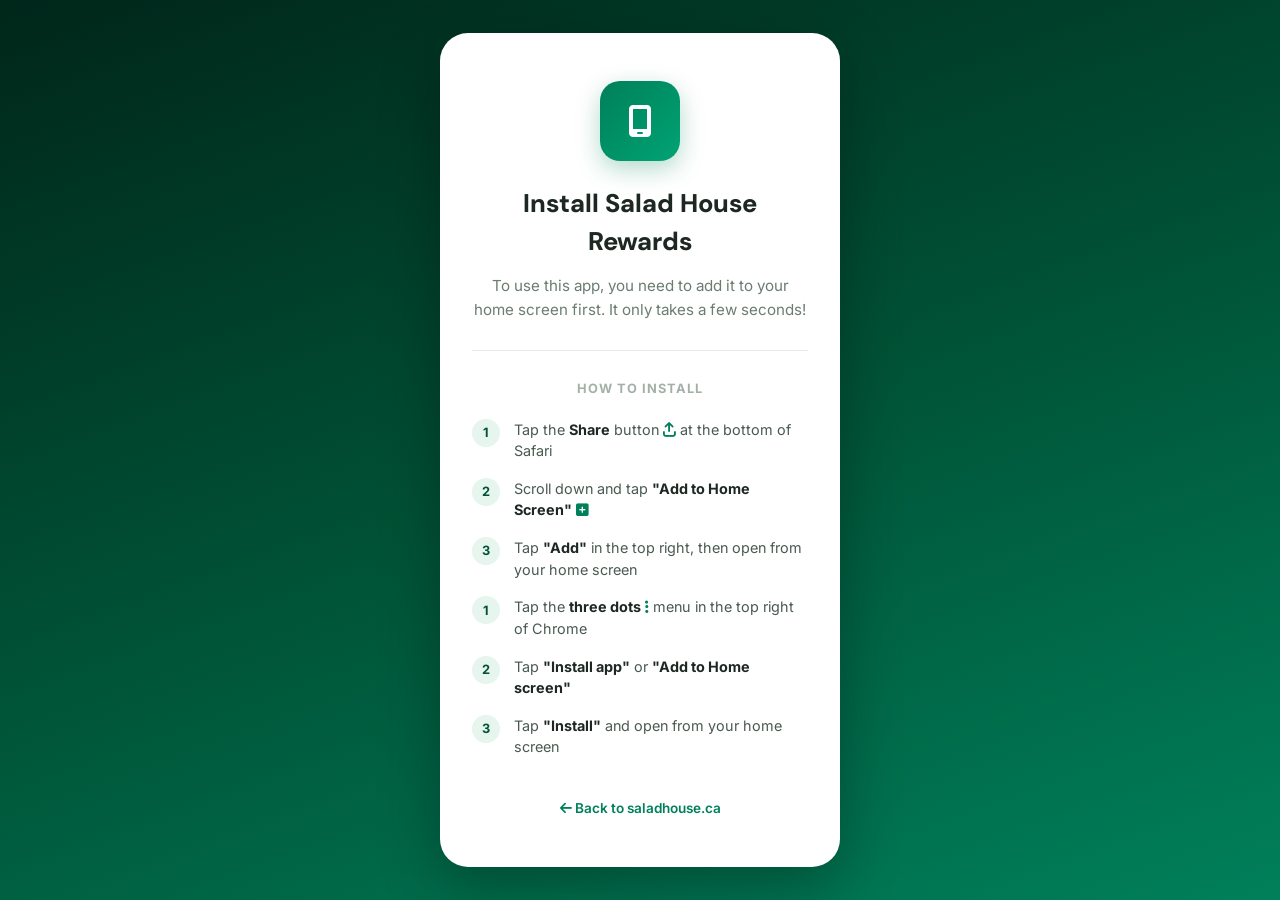
<file: rewards/index.html>
<!doctype html>
<html lang="en">
  <head>
    <meta charset="UTF-8" />
    <script>
      (function() {
        var params = new URLSearchParams(window.location.search);
        var redirect = params.get('redirect');
        if (redirect) {
          window.history.replaceState(null, '', redirect);
        }
      })();
    </script>
    <meta name="viewport" content="width=device-width, initial-scale=1.0, viewport-fit=cover, user-scalable=no" />
    <meta name="apple-mobile-web-app-capable" content="yes" />
    <meta name="apple-mobile-web-app-status-bar-style" content="black-translucent" />
    <meta name="theme-color" content="#3d7a65" />
    <title>Salad House Rewards</title>
    <meta name="description" content="Earn points and rewards at Salad House - Vancouver's favourite salad bar & buffet" />
    <meta property="og:title" content="Salad House Rewards" />
    <meta property="og:description" content="Earn points and rewards at Salad House" />
    <meta property="og:type" content="website" />
    <meta name="twitter:card" content="summary_large_image" />
    <link rel="manifest" href="/rewards/manifest-customer.json" />
    <link rel="apple-touch-icon" href="/rewards/pwa-icon-192.png" />
    <link rel="preconnect" href="https://fonts.googleapis.com">
    <link rel="preconnect" href="https://fonts.gstatic.com" crossorigin>
    <link href="https://fonts.googleapis.com/css2?family=Inter:wght@400;500;600;700;800&display=swap" rel="stylesheet">
    <link rel="stylesheet" href="https://cdnjs.cloudflare.com/ajax/libs/font-awesome/6.5.1/css/all.min.css">
    <script type="module" crossorigin src="/rewards/assets/index-KcPBb5U8.js"></script>
    <link rel="stylesheet" crossorigin href="/rewards/assets/index-CuLjP7cs.css">
    <style>
      #install-gate {position:fixed;inset:0;z-index:99999;background:linear-gradient(160deg,#00261a 0%,#005236 50%,#00805a 100%);display:flex;align-items:center;justify-content:center;font-family:'Inter',-apple-system,BlinkMacSystemFont,sans-serif;padding:24px}
      #install-gate.hidden{display:none}
      .gate-card{background:#fff;border-radius:28px;padding:48px 32px;max-width:400px;width:100%;text-align:center;box-shadow:0 20px 60px rgba(0,0,0,0.3)}
      .gate-icon{width:80px;height:80px;border-radius:20px;background:linear-gradient(135deg,#00805a,#00a374);display:flex;align-items:center;justify-content:center;margin:0 auto 24px;font-size:2rem;color:#fff;box-shadow:0 8px 24px rgba(0,128,90,0.3)}
      .gate-card h1{font-size:1.6rem;font-weight:800;color:#1e2822;margin-bottom:12px}
      .gate-card p{color:#6b7c70;font-size:0.95rem;line-height:1.6;margin-bottom:28px}
      .gate-divider{border:none;border-top:1px solid #e8ece9;margin:0 0 28px}
      .gate-steps-title{font-size:0.8rem;font-weight:700;text-transform:uppercase;letter-spacing:1px;color:#a3b0a7;margin-bottom:20px}
      .gate-step{display:flex;align-items:flex-start;gap:14px;text-align:left;margin-bottom:16px}
      .gate-step-num{width:28px;height:28px;border-radius:50%;background:#e6f5ee;color:#005236;display:flex;align-items:center;justify-content:center;font-weight:700;font-size:0.8rem;flex-shrink:0}
      .gate-step-text{font-size:0.9rem;color:#4a5a50;line-height:1.5}
      .gate-step-text i{color:#00805a}
      .gate-step-text strong{color:#1e2822}
      .gate-home-link{display:inline-block;margin-top:24px;color:#00805a;text-decoration:none;font-size:0.85rem;font-weight:600}
      .gate-home-link:hover{text-decoration:underline}
      .gate-ios,.gate-android{display:none}
    </style>
  </head>
  <body>
    <div id="install-gate">
      <div class="gate-card">
        <div class="gate-icon"><i class="fas fa-mobile-screen"></i></div>
        <h1>Install Salad House Rewards</h1>
        <p>To use this app, you need to add it to your home screen first. It only takes a few seconds!</p>
        <hr class="gate-divider">
        <div class="gate-steps-title">How to install</div>
        <div class="gate-ios" id="gate-ios">
          <div class="gate-step"><div class="gate-step-num">1</div><div class="gate-step-text">Tap the <strong>Share</strong> button <i class="fas fa-arrow-up-from-bracket"></i> at the bottom of Safari</div></div>
          <div class="gate-step"><div class="gate-step-num">2</div><div class="gate-step-text">Scroll down and tap <strong>"Add to Home Screen"</strong> <i class="fas fa-plus-square"></i></div></div>
          <div class="gate-step"><div class="gate-step-num">3</div><div class="gate-step-text">Tap <strong>"Add"</strong> in the top right, then open from your home screen</div></div>
        </div>
        <div class="gate-android" id="gate-android">
          <div class="gate-step"><div class="gate-step-num">1</div><div class="gate-step-text">Tap the <strong>three dots</strong> <i class="fas fa-ellipsis-vertical"></i> menu in the top right of Chrome</div></div>
          <div class="gate-step"><div class="gate-step-num">2</div><div class="gate-step-text">Tap <strong>"Install app"</strong> or <strong>"Add to Home screen"</strong></div></div>
          <div class="gate-step"><div class="gate-step-num">3</div><div class="gate-step-text">Tap <strong>"Install"</strong> and open from your home screen</div></div>
        </div>
        <a href="/" class="gate-home-link"><i class="fas fa-arrow-left"></i> Back to saladhouse.ca</a>
      </div>
    </div>
    <div id="root"></div>
    <script>
      if ('serviceWorker' in navigator) {
        navigator.serviceWorker.register('/rewards/sw.js', { scope: '/rewards/' });
      }
      (function() {
        var isStandalone = window.matchMedia('(display-mode: standalone)').matches || window.navigator.standalone === true;
        var gate = document.getElementById('install-gate');
        if (isStandalone) { gate.classList.add('hidden'); }
        else {
          gate.classList.remove('hidden');
          var ua = navigator.userAgent || '';
          var isIOS = /iPad|iPhone|iPod/.test(ua) || (navigator.platform === 'MacIntel' && navigator.maxTouchPoints > 1);
          var isAndroid = /Android/.test(ua);
          if (isIOS) { document.getElementById('gate-ios').style.display = 'block'; }
          else if (isAndroid) { document.getElementById('gate-android').style.display = 'block'; }
          else { document.getElementById('gate-ios').style.display = 'block'; document.getElementById('gate-android').style.display = 'block'; }
        }
      })();
    </script>
  </body>
</html>
</file>
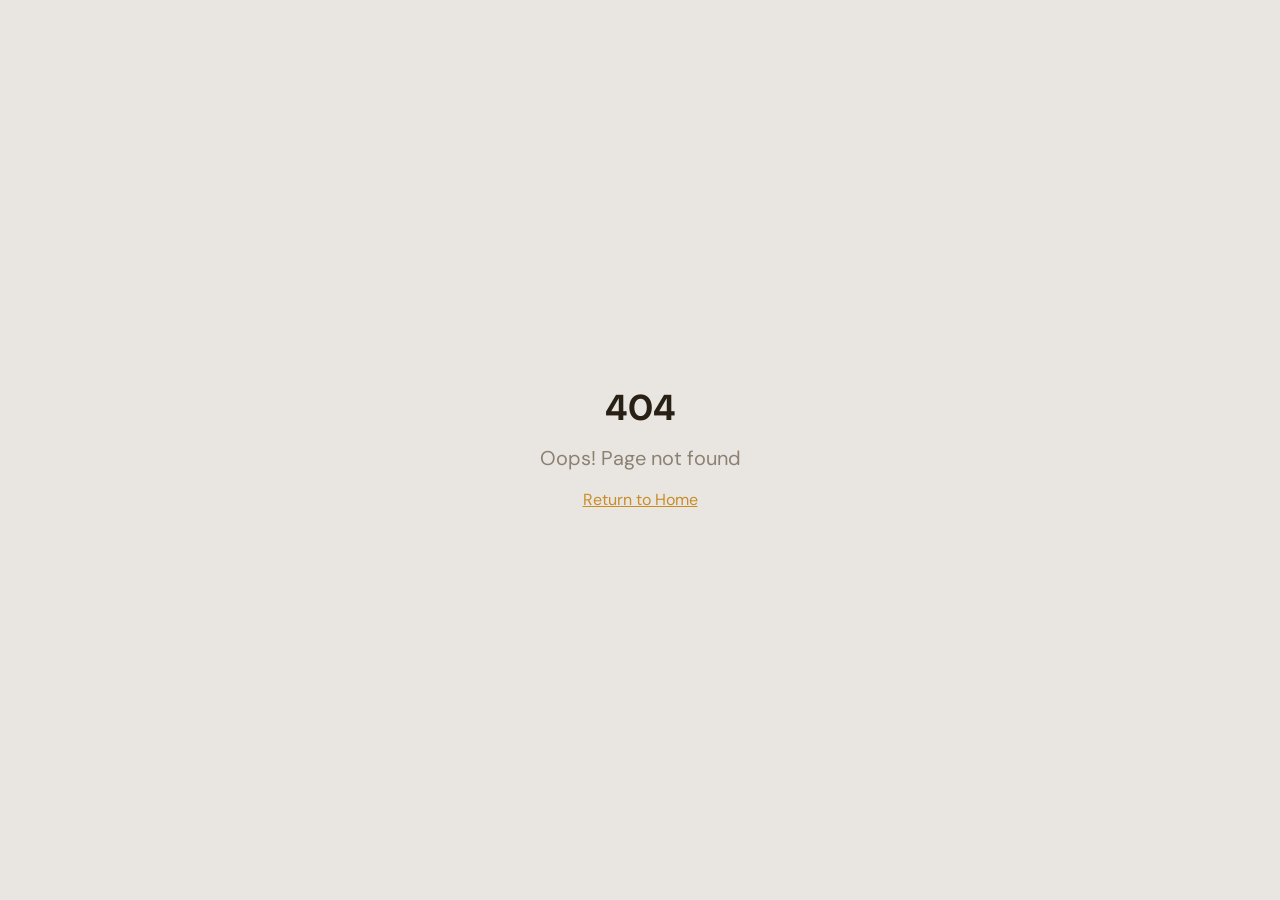
<file: staff/index.html>
<!doctype html>
<html lang="en">
  <head>
    <meta charset="UTF-8" />
    <meta name="viewport" content="width=device-width, initial-scale=1.0, viewport-fit=cover, user-scalable=no" />
    <meta name="apple-mobile-web-app-capable" content="yes" />
    <meta name="apple-mobile-web-app-status-bar-style" content="black-translucent" />
    <meta name="theme-color" content="#3d7a65" />
    <title>Salad House Rewards</title>
    <meta name="description" content="Earn points and rewards at Salad House - Vancouver's favourite salad bar & buffet" />
    <meta property="og:title" content="Salad House Rewards" />
    <meta property="og:description" content="Earn points and rewards at Salad House" />
    <meta property="og:type" content="website" />
    <meta name="twitter:card" content="summary_large_image" />
    <link rel="manifest" id="manifest-link" href="/staff/manifest-customer.json" />
    <link rel="apple-touch-icon" href="/staff/pwa-icon-192.png" />
    <script>
      // Dynamically set manifest based on path
      (function() {
        var path = window.location.pathname;
        var link = document.getElementById('manifest-link');
        if (path.startsWith('/staff')) {
          link.href = '/manifest-staff.json';
          document.querySelector('meta[name="theme-color"]').content = '#c8922a';
        }
      })();
    </script>
    <script type="module" crossorigin src="/staff/assets/index-Brx2XJLe.js"></script>
    <link rel="stylesheet" crossorigin href="/staff/assets/index-CuLjP7cs.css">
  </head>

  <body>
    <div id="root"></div>
  </body>
</html>
</file>
<file: rewards/assets/index-CuLjP7cs.css>
@import"https://fonts.googleapis.com/css2?family=DM+Sans:ital,opsz,wght@0,9..40,400;0,9..40,500;0,9..40,600;0,9..40,700&family=Playfair+Display:ital,wght@0,700;1,700&display=swap";*,:before,:after{--tw-border-spacing-x: 0;--tw-border-spacing-y: 0;--tw-translate-x: 0;--tw-translate-y: 0;--tw-rotate: 0;--tw-skew-x: 0;--tw-skew-y: 0;--tw-scale-x: 1;--tw-scale-y: 1;--tw-pan-x: ;--tw-pan-y: ;--tw-pinch-zoom: ;--tw-scroll-snap-strictness: proximity;--tw-gradient-from-position: ;--tw-gradient-via-position: ;--tw-gradient-to-position: ;--tw-ordinal: ;--tw-slashed-zero: ;--tw-numeric-figure: ;--tw-numeric-spacing: ;--tw-numeric-fraction: ;--tw-ring-inset: ;--tw-ring-offset-width: 0px;--tw-ring-offset-color: #fff;--tw-ring-color: rgb(59 130 246 / .5);--tw-ring-offset-shadow: 0 0 #0000;--tw-ring-shadow: 0 0 #0000;--tw-shadow: 0 0 #0000;--tw-shadow-colored: 0 0 #0000;--tw-blur: ;--tw-brightness: ;--tw-contrast: ;--tw-grayscale: ;--tw-hue-rotate: ;--tw-invert: ;--tw-saturate: ;--tw-sepia: ;--tw-drop-shadow: ;--tw-backdrop-blur: ;--tw-backdrop-brightness: ;--tw-backdrop-contrast: ;--tw-backdrop-grayscale: ;--tw-backdrop-hue-rotate: ;--tw-backdrop-invert: ;--tw-backdrop-opacity: ;--tw-backdrop-saturate: ;--tw-backdrop-sepia: ;--tw-contain-size: ;--tw-contain-layout: ;--tw-contain-paint: ;--tw-contain-style: }::backdrop{--tw-border-spacing-x: 0;--tw-border-spacing-y: 0;--tw-translate-x: 0;--tw-translate-y: 0;--tw-rotate: 0;--tw-skew-x: 0;--tw-skew-y: 0;--tw-scale-x: 1;--tw-scale-y: 1;--tw-pan-x: ;--tw-pan-y: ;--tw-pinch-zoom: ;--tw-scroll-snap-strictness: proximity;--tw-gradient-from-position: ;--tw-gradient-via-position: ;--tw-gradient-to-position: ;--tw-ordinal: ;--tw-slashed-zero: ;--tw-numeric-figure: ;--tw-numeric-spacing: ;--tw-numeric-fraction: ;--tw-ring-inset: ;--tw-ring-offset-width: 0px;--tw-ring-offset-color: #fff;--tw-ring-color: rgb(59 130 246 / .5);--tw-ring-offset-shadow: 0 0 #0000;--tw-ring-shadow: 0 0 #0000;--tw-shadow: 0 0 #0000;--tw-shadow-colored: 0 0 #0000;--tw-blur: ;--tw-brightness: ;--tw-contrast: ;--tw-grayscale: ;--tw-hue-rotate: ;--tw-invert: ;--tw-saturate: ;--tw-sepia: ;--tw-drop-shadow: ;--tw-backdrop-blur: ;--tw-backdrop-brightness: ;--tw-backdrop-contrast: ;--tw-backdrop-grayscale: ;--tw-backdrop-hue-rotate: ;--tw-backdrop-invert: ;--tw-backdrop-opacity: ;--tw-backdrop-saturate: ;--tw-backdrop-sepia: ;--tw-contain-size: ;--tw-contain-layout: ;--tw-contain-paint: ;--tw-contain-style: }*,:before,:after{box-sizing:border-box;border-width:0;border-style:solid;border-color:#e5e7eb}:before,:after{--tw-content: ""}html,:host{line-height:1.5;-webkit-text-size-adjust:100%;-moz-tab-size:4;-o-tab-size:4;tab-size:4;font-family:ui-sans-serif,system-ui,sans-serif,"Apple Color Emoji","Segoe UI Emoji",Segoe UI Symbol,"Noto Color Emoji";font-feature-settings:normal;font-variation-settings:normal;-webkit-tap-highlight-color:transparent}body{margin:0;line-height:inherit}hr{height:0;color:inherit;border-top-width:1px}abbr:where([title]){-webkit-text-decoration:underline dotted;text-decoration:underline dotted}h1,h2,h3,h4,h5,h6{font-size:inherit;font-weight:inherit}a{color:inherit;text-decoration:inherit}b,strong{font-weight:bolder}code,kbd,samp,pre{font-family:ui-monospace,SFMono-Regular,Menlo,Monaco,Consolas,Liberation Mono,Courier New,monospace;font-feature-settings:normal;font-variation-settings:normal;font-size:1em}small{font-size:80%}sub,sup{font-size:75%;line-height:0;position:relative;vertical-align:baseline}sub{bottom:-.25em}sup{top:-.5em}table{text-indent:0;border-color:inherit;border-collapse:collapse}button,input,optgroup,select,textarea{font-family:inherit;font-feature-settings:inherit;font-variation-settings:inherit;font-size:100%;font-weight:inherit;line-height:inherit;letter-spacing:inherit;color:inherit;margin:0;padding:0}button,select{text-transform:none}button,input:where([type=button]),input:where([type=reset]),input:where([type=submit]){-webkit-appearance:button;background-color:transparent;background-image:none}:-moz-focusring{outline:auto}:-moz-ui-invalid{box-shadow:none}progress{vertical-align:baseline}::-webkit-inner-spin-button,::-webkit-outer-spin-button{height:auto}[type=search]{-webkit-appearance:textfield;outline-offset:-2px}::-webkit-search-decoration{-webkit-appearance:none}::-webkit-file-upload-button{-webkit-appearance:button;font:inherit}summary{display:list-item}blockquote,dl,dd,h1,h2,h3,h4,h5,h6,hr,figure,p,pre{margin:0}fieldset{margin:0;padding:0}legend{padding:0}ol,ul,menu{list-style:none;margin:0;padding:0}dialog{padding:0}textarea{resize:vertical}input::-moz-placeholder,textarea::-moz-placeholder{opacity:1;color:#9ca3af}input::placeholder,textarea::placeholder{opacity:1;color:#9ca3af}button,[role=button]{cursor:pointer}:disabled{cursor:default}img,svg,video,canvas,audio,iframe,embed,object{display:block;vertical-align:middle}img,video{max-width:100%;height:auto}[hidden]:where(:not([hidden=until-found])){display:none}:root{--background: 150 15% 97%;--foreground: 160 30% 12%;--card: 0 0% 100%;--card-foreground: 160 30% 12%;--popover: 0 0% 100%;--popover-foreground: 160 30% 12%;--primary: 160 35% 35%;--primary-foreground: 0 0% 100%;--secondary: 150 20% 92%;--secondary-foreground: 160 30% 20%;--muted: 150 12% 90%;--muted-foreground: 160 10% 50%;--accent: 42 85% 55%;--accent-foreground: 42 90% 15%;--destructive: 0 84.2% 60.2%;--destructive-foreground: 210 40% 98%;--border: 150 15% 88%;--input: 150 15% 88%;--ring: 160 35% 35%;--radius: 1rem;--sidebar-background: 0 0% 98%;--sidebar-foreground: 240 5.3% 26.1%;--sidebar-primary: 240 5.9% 10%;--sidebar-primary-foreground: 0 0% 98%;--sidebar-accent: 240 4.8% 95.9%;--sidebar-accent-foreground: 240 5.9% 10%;--sidebar-border: 220 13% 91%;--sidebar-ring: 217.2 91.2% 59.8%;--salad-deep: 160 40% 28%;--salad-light: 155 30% 95%;--reward-gold: 42 85% 55%;--reward-gold-foreground: 42 90% 15%;--reward-bronze: 30 50% 50%;--reward-silver: 210 10% 65%;--reward-platinum: 160 35% 25%;--sat: env(safe-area-inset-top, 0px);--sab: env(safe-area-inset-bottom, 0px)}.dark{--background: 160 30% 6%;--foreground: 150 15% 95%;--card: 160 25% 10%;--card-foreground: 150 15% 95%;--popover: 160 25% 10%;--popover-foreground: 150 15% 95%;--primary: 155 40% 50%;--primary-foreground: 160 30% 6%;--secondary: 160 20% 15%;--secondary-foreground: 150 15% 90%;--muted: 160 15% 18%;--muted-foreground: 150 10% 55%;--accent: 42 85% 55%;--accent-foreground: 42 90% 15%;--destructive: 0 62.8% 30.6%;--destructive-foreground: 210 40% 98%;--border: 160 15% 18%;--input: 160 15% 18%;--ring: 155 40% 50%;--sidebar-background: 240 5.9% 10%;--sidebar-foreground: 240 4.8% 95.9%;--sidebar-primary: 224.3 76.3% 48%;--sidebar-primary-foreground: 0 0% 100%;--sidebar-accent: 240 3.7% 15.9%;--sidebar-accent-foreground: 240 4.8% 95.9%;--sidebar-border: 240 3.7% 15.9%;--sidebar-ring: 217.2 91.2% 59.8%}[data-app-type=staff]{--background: 35 15% 97%;--foreground: 30 30% 12%;--card: 0 0% 100%;--card-foreground: 30 30% 12%;--popover: 0 0% 100%;--popover-foreground: 30 30% 12%;--primary: 38 67% 47%;--primary-foreground: 0 0% 100%;--secondary: 35 20% 92%;--secondary-foreground: 30 30% 20%;--muted: 35 12% 90%;--muted-foreground: 30 10% 50%;--accent: 160 35% 35%;--accent-foreground: 0 0% 100%;--border: 35 15% 88%;--input: 35 15% 88%;--ring: 38 67% 47%;--salad-deep: 32 50% 25%;--salad-light: 35 30% 95%;--reward-gold: 38 67% 47%;--reward-gold-foreground: 38 90% 15%}*{border-color:hsl(var(--border))}body{background-color:hsl(var(--background));font-family:ui-sans-serif,system-ui,sans-serif,"Apple Color Emoji","Segoe UI Emoji",Segoe UI Symbol,"Noto Color Emoji";color:hsl(var(--foreground));font-family:DM Sans,sans-serif;-webkit-font-smoothing:antialiased;-moz-osx-font-smoothing:grayscale}h1,h2,h3{font-family:DM Sans,sans-serif;font-weight:700}.sr-only{position:absolute;width:1px;height:1px;padding:0;margin:-1px;overflow:hidden;clip:rect(0,0,0,0);white-space:nowrap;border-width:0}.pointer-events-none{pointer-events:none}.pointer-events-auto{pointer-events:auto}.visible{visibility:visible}.invisible{visibility:hidden}.fixed{position:fixed}.absolute{position:absolute}.relative{position:relative}.inset-0{top:0;right:0;bottom:0;left:0}.inset-x-0{left:0;right:0}.inset-y-0{top:0;bottom:0}.-bottom-12{bottom:-3rem}.-left-12{left:-3rem}.-right-12{right:-3rem}.-top-1{top:-.25rem}.-top-12{top:-3rem}.bottom-0{bottom:0}.left-0{left:0}.left-1{left:.25rem}.left-1\/2{left:50%}.left-2{left:.5rem}.left-4{left:1rem}.left-\[50\%\]{left:50%}.right-0{right:0}.right-1{right:.25rem}.right-2{right:.5rem}.right-3{right:.75rem}.right-4{right:1rem}.top-0{top:0}.top-1\.5{top:.375rem}.top-1\/2{top:50%}.top-2{top:.5rem}.top-3\.5{top:.875rem}.top-4{top:1rem}.top-\[1px\]{top:1px}.top-\[50\%\]{top:50%}.top-\[60\%\]{top:60%}.top-full{top:100%}.z-10{z-index:10}.z-20{z-index:20}.z-50{z-index:50}.z-\[100\]{z-index:100}.z-\[1\]{z-index:1}.-mx-1{margin-left:-.25rem;margin-right:-.25rem}.mx-2{margin-left:.5rem;margin-right:.5rem}.mx-3\.5{margin-left:.875rem;margin-right:.875rem}.mx-auto{margin-left:auto;margin-right:auto}.my-0\.5{margin-top:.125rem;margin-bottom:.125rem}.my-1{margin-top:.25rem;margin-bottom:.25rem}.my-3{margin-top:.75rem;margin-bottom:.75rem}.-ml-4{margin-left:-1rem}.-mt-10{margin-top:-2.5rem}.-mt-4{margin-top:-1rem}.-mt-6{margin-top:-1.5rem}.mb-1{margin-bottom:.25rem}.mb-10{margin-bottom:2.5rem}.mb-2{margin-bottom:.5rem}.mb-2\.5{margin-bottom:.625rem}.mb-3{margin-bottom:.75rem}.mb-4{margin-bottom:1rem}.mb-6{margin-bottom:1.5rem}.mb-8{margin-bottom:2rem}.ml-1{margin-left:.25rem}.ml-auto{margin-left:auto}.mr-1{margin-right:.25rem}.mr-2{margin-right:.5rem}.mt-1{margin-top:.25rem}.mt-1\.5{margin-top:.375rem}.mt-2{margin-top:.5rem}.mt-24{margin-top:6rem}.mt-3{margin-top:.75rem}.mt-4{margin-top:1rem}.mt-5{margin-top:1.25rem}.mt-6{margin-top:1.5rem}.mt-auto{margin-top:auto}.block{display:block}.inline-block{display:inline-block}.inline{display:inline}.flex{display:flex}.inline-flex{display:inline-flex}.table{display:table}.grid{display:grid}.hidden{display:none}.aspect-square{aspect-ratio:1 / 1}.aspect-video{aspect-ratio:16 / 9}.size-4{width:1rem;height:1rem}.h-1{height:.25rem}.h-1\.5{height:.375rem}.h-10{height:2.5rem}.h-11{height:2.75rem}.h-12{height:3rem}.h-14{height:3.5rem}.h-16{height:4rem}.h-2{height:.5rem}.h-2\.5{height:.625rem}.h-20{height:5rem}.h-3{height:.75rem}.h-3\.5{height:.875rem}.h-4{height:1rem}.h-48{height:12rem}.h-5{height:1.25rem}.h-6{height:1.5rem}.h-7{height:1.75rem}.h-8{height:2rem}.h-9{height:2.25rem}.h-\[1px\]{height:1px}.h-\[var\(--radix-navigation-menu-viewport-height\)\]{height:var(--radix-navigation-menu-viewport-height)}.h-\[var\(--radix-select-trigger-height\)\]{height:var(--radix-select-trigger-height)}.h-auto{height:auto}.h-full{height:100%}.h-px{height:1px}.h-svh{height:100svh}.max-h-96{max-height:24rem}.max-h-\[300px\]{max-height:300px}.max-h-screen{max-height:100vh}.min-h-0{min-height:0px}.min-h-\[80px\]{min-height:80px}.min-h-screen{min-height:100vh}.min-h-svh{min-height:100svh}.w-0{width:0px}.w-1{width:.25rem}.w-10{width:2.5rem}.w-11{width:2.75rem}.w-12{width:3rem}.w-14{width:3.5rem}.w-16{width:4rem}.w-2{width:.5rem}.w-2\.5{width:.625rem}.w-20{width:5rem}.w-3{width:.75rem}.w-3\.5{width:.875rem}.w-3\/4{width:75%}.w-4{width:1rem}.w-48{width:12rem}.w-5{width:1.25rem}.w-6{width:1.5rem}.w-64{width:16rem}.w-7{width:1.75rem}.w-72{width:18rem}.w-8{width:2rem}.w-9{width:2.25rem}.w-\[--sidebar-width\]{width:var(--sidebar-width)}.w-\[100px\]{width:100px}.w-\[1px\]{width:1px}.w-auto{width:auto}.w-full{width:100%}.w-max{width:-moz-max-content;width:max-content}.w-px{width:1px}.min-w-0{min-width:0px}.min-w-5{min-width:1.25rem}.min-w-\[12rem\]{min-width:12rem}.min-w-\[8rem\]{min-width:8rem}.min-w-\[var\(--radix-select-trigger-width\)\]{min-width:var(--radix-select-trigger-width)}.max-w-\[--skeleton-width\]{max-width:var(--skeleton-width)}.max-w-lg{max-width:32rem}.max-w-max{max-width:-moz-max-content;max-width:max-content}.max-w-md{max-width:28rem}.max-w-sm{max-width:24rem}.flex-1{flex:1 1 0%}.shrink-0{flex-shrink:0}.grow{flex-grow:1}.grow-0{flex-grow:0}.basis-full{flex-basis:100%}.caption-bottom{caption-side:bottom}.border-collapse{border-collapse:collapse}.-translate-x-1\/2{--tw-translate-x: -50%;transform:translate(var(--tw-translate-x),var(--tw-translate-y)) rotate(var(--tw-rotate)) skew(var(--tw-skew-x)) skewY(var(--tw-skew-y)) scaleX(var(--tw-scale-x)) scaleY(var(--tw-scale-y))}.-translate-x-px{--tw-translate-x: -1px;transform:translate(var(--tw-translate-x),var(--tw-translate-y)) rotate(var(--tw-rotate)) skew(var(--tw-skew-x)) skewY(var(--tw-skew-y)) scaleX(var(--tw-scale-x)) scaleY(var(--tw-scale-y))}.-translate-y-1\/2{--tw-translate-y: -50%;transform:translate(var(--tw-translate-x),var(--tw-translate-y)) rotate(var(--tw-rotate)) skew(var(--tw-skew-x)) skewY(var(--tw-skew-y)) scaleX(var(--tw-scale-x)) scaleY(var(--tw-scale-y))}.translate-x-\[-50\%\]{--tw-translate-x: -50%;transform:translate(var(--tw-translate-x),var(--tw-translate-y)) rotate(var(--tw-rotate)) skew(var(--tw-skew-x)) skewY(var(--tw-skew-y)) scaleX(var(--tw-scale-x)) scaleY(var(--tw-scale-y))}.translate-x-px{--tw-translate-x: 1px;transform:translate(var(--tw-translate-x),var(--tw-translate-y)) rotate(var(--tw-rotate)) skew(var(--tw-skew-x)) skewY(var(--tw-skew-y)) scaleX(var(--tw-scale-x)) scaleY(var(--tw-scale-y))}.translate-y-\[-50\%\]{--tw-translate-y: -50%;transform:translate(var(--tw-translate-x),var(--tw-translate-y)) rotate(var(--tw-rotate)) skew(var(--tw-skew-x)) skewY(var(--tw-skew-y)) scaleX(var(--tw-scale-x)) scaleY(var(--tw-scale-y))}.-rotate-90{--tw-rotate: -90deg;transform:translate(var(--tw-translate-x),var(--tw-translate-y)) rotate(var(--tw-rotate)) skew(var(--tw-skew-x)) skewY(var(--tw-skew-y)) scaleX(var(--tw-scale-x)) scaleY(var(--tw-scale-y))}.rotate-45{--tw-rotate: 45deg;transform:translate(var(--tw-translate-x),var(--tw-translate-y)) rotate(var(--tw-rotate)) skew(var(--tw-skew-x)) skewY(var(--tw-skew-y)) scaleX(var(--tw-scale-x)) scaleY(var(--tw-scale-y))}.rotate-90{--tw-rotate: 90deg;transform:translate(var(--tw-translate-x),var(--tw-translate-y)) rotate(var(--tw-rotate)) skew(var(--tw-skew-x)) skewY(var(--tw-skew-y)) scaleX(var(--tw-scale-x)) scaleY(var(--tw-scale-y))}.transform{transform:translate(var(--tw-translate-x),var(--tw-translate-y)) rotate(var(--tw-rotate)) skew(var(--tw-skew-x)) skewY(var(--tw-skew-y)) scaleX(var(--tw-scale-x)) scaleY(var(--tw-scale-y))}@keyframes pulse{50%{opacity:.5}}.animate-pulse{animation:pulse 2s cubic-bezier(.4,0,.6,1) infinite}@keyframes spin{to{transform:rotate(360deg)}}.animate-spin{animation:spin 1s linear infinite}.cursor-default{cursor:default}.cursor-pointer{cursor:pointer}.touch-none{touch-action:none}.select-none{-webkit-user-select:none;-moz-user-select:none;user-select:none}.resize-none{resize:none}.list-none{list-style-type:none}.grid-cols-2{grid-template-columns:repeat(2,minmax(0,1fr))}.grid-cols-3{grid-template-columns:repeat(3,minmax(0,1fr))}.flex-row{flex-direction:row}.flex-col{flex-direction:column}.flex-col-reverse{flex-direction:column-reverse}.flex-wrap{flex-wrap:wrap}.items-start{align-items:flex-start}.items-end{align-items:flex-end}.items-center{align-items:center}.items-stretch{align-items:stretch}.justify-center{justify-content:center}.justify-between{justify-content:space-between}.justify-around{justify-content:space-around}.gap-0\.5{gap:.125rem}.gap-1{gap:.25rem}.gap-1\.5{gap:.375rem}.gap-2{gap:.5rem}.gap-2\.5{gap:.625rem}.gap-3{gap:.75rem}.gap-4{gap:1rem}.space-x-1>:not([hidden])~:not([hidden]){--tw-space-x-reverse: 0;margin-right:calc(.25rem * var(--tw-space-x-reverse));margin-left:calc(.25rem * calc(1 - var(--tw-space-x-reverse)))}.space-x-4>:not([hidden])~:not([hidden]){--tw-space-x-reverse: 0;margin-right:calc(1rem * var(--tw-space-x-reverse));margin-left:calc(1rem * calc(1 - var(--tw-space-x-reverse)))}.space-y-1>:not([hidden])~:not([hidden]){--tw-space-y-reverse: 0;margin-top:calc(.25rem * calc(1 - var(--tw-space-y-reverse)));margin-bottom:calc(.25rem * var(--tw-space-y-reverse))}.space-y-1\.5>:not([hidden])~:not([hidden]){--tw-space-y-reverse: 0;margin-top:calc(.375rem * calc(1 - var(--tw-space-y-reverse)));margin-bottom:calc(.375rem * var(--tw-space-y-reverse))}.space-y-2>:not([hidden])~:not([hidden]){--tw-space-y-reverse: 0;margin-top:calc(.5rem * calc(1 - var(--tw-space-y-reverse)));margin-bottom:calc(.5rem * var(--tw-space-y-reverse))}.space-y-2\.5>:not([hidden])~:not([hidden]){--tw-space-y-reverse: 0;margin-top:calc(.625rem * calc(1 - var(--tw-space-y-reverse)));margin-bottom:calc(.625rem * var(--tw-space-y-reverse))}.space-y-3>:not([hidden])~:not([hidden]){--tw-space-y-reverse: 0;margin-top:calc(.75rem * calc(1 - var(--tw-space-y-reverse)));margin-bottom:calc(.75rem * var(--tw-space-y-reverse))}.space-y-4>:not([hidden])~:not([hidden]){--tw-space-y-reverse: 0;margin-top:calc(1rem * calc(1 - var(--tw-space-y-reverse)));margin-bottom:calc(1rem * var(--tw-space-y-reverse))}.overflow-auto{overflow:auto}.overflow-hidden{overflow:hidden}.overflow-x-auto{overflow-x:auto}.overflow-y-auto{overflow-y:auto}.overflow-x-hidden{overflow-x:hidden}.whitespace-nowrap{white-space:nowrap}.break-words{overflow-wrap:break-word}.rounded-2xl{border-radius:1rem}.rounded-3xl{border-radius:1.5rem}.rounded-\[2px\]{border-radius:2px}.rounded-\[inherit\]{border-radius:inherit}.rounded-full{border-radius:9999px}.rounded-lg{border-radius:var(--radius)}.rounded-md{border-radius:calc(var(--radius) - 2px)}.rounded-sm{border-radius:calc(var(--radius) - 4px)}.rounded-xl{border-radius:.75rem}.rounded-t-\[10px\]{border-top-left-radius:10px;border-top-right-radius:10px}.rounded-tl-sm{border-top-left-radius:calc(var(--radius) - 4px)}.border{border-width:1px}.border-2{border-width:2px}.border-4{border-width:4px}.border-\[1\.5px\]{border-width:1.5px}.border-y{border-top-width:1px;border-bottom-width:1px}.border-b{border-bottom-width:1px}.border-l{border-left-width:1px}.border-r{border-right-width:1px}.border-t{border-top-width:1px}.border-dashed{border-style:dashed}.border-\[--color-border\]{border-color:var(--color-border)}.border-border\/50{border-color:hsl(var(--border) / .5)}.border-destructive{border-color:hsl(var(--destructive))}.border-destructive\/50{border-color:hsl(var(--destructive) / .5)}.border-input{border-color:hsl(var(--input))}.border-primary{border-color:hsl(var(--primary))}.border-primary\/30{border-color:hsl(var(--primary) / .3)}.border-reward-bronze\/30{border-color:hsl(var(--reward-bronze) / .3)}.border-reward-gold\/20{border-color:hsl(var(--reward-gold) / .2)}.border-reward-platinum\/20{border-color:hsl(var(--reward-platinum) / .2)}.border-reward-silver\/30{border-color:hsl(var(--reward-silver) / .3)}.border-sidebar-border{border-color:hsl(var(--sidebar-border))}.border-transparent{border-color:transparent}.border-l-transparent{border-left-color:transparent}.border-t-transparent{border-top-color:transparent}.bg-\[--color-bg\]{background-color:var(--color-bg)}.bg-accent{background-color:hsl(var(--accent))}.bg-background{background-color:hsl(var(--background))}.bg-black\/80{background-color:#000c}.bg-border{background-color:hsl(var(--border))}.bg-card{background-color:hsl(var(--card))}.bg-destructive{background-color:hsl(var(--destructive))}.bg-destructive\/10{background-color:hsl(var(--destructive) / .1)}.bg-emerald-500\/10{background-color:#10b9811a}.bg-foreground{background-color:hsl(var(--foreground))}.bg-muted{background-color:hsl(var(--muted))}.bg-muted\/50{background-color:hsl(var(--muted) / .5)}.bg-popover{background-color:hsl(var(--popover))}.bg-primary{background-color:hsl(var(--primary))}.bg-primary\/10{background-color:hsl(var(--primary) / .1)}.bg-reward-bronze\/5{background-color:hsl(var(--reward-bronze) / .05)}.bg-reward-gold\/5{background-color:hsl(var(--reward-gold) / .05)}.bg-reward-platinum\/5{background-color:hsl(var(--reward-platinum) / .05)}.bg-reward-silver\/5{background-color:hsl(var(--reward-silver) / .05)}.bg-secondary{background-color:hsl(var(--secondary))}.bg-secondary\/40{background-color:hsl(var(--secondary) / .4)}.bg-secondary\/60{background-color:hsl(var(--secondary) / .6)}.bg-sidebar{background-color:hsl(var(--sidebar-background))}.bg-sidebar-border{background-color:hsl(var(--sidebar-border))}.bg-transparent{background-color:transparent}.fill-current{fill:currentColor}.p-0{padding:0}.p-1{padding:.25rem}.p-1\.5{padding:.375rem}.p-2{padding:.5rem}.p-3{padding:.75rem}.p-3\.5{padding:.875rem}.p-4{padding:1rem}.p-5{padding:1.25rem}.p-6{padding:1.5rem}.p-8{padding:2rem}.p-\[1px\]{padding:1px}.px-1{padding-left:.25rem;padding-right:.25rem}.px-2{padding-left:.5rem;padding-right:.5rem}.px-2\.5{padding-left:.625rem;padding-right:.625rem}.px-3{padding-left:.75rem;padding-right:.75rem}.px-4{padding-left:1rem;padding-right:1rem}.px-5{padding-left:1.25rem;padding-right:1.25rem}.px-6{padding-left:1.5rem;padding-right:1.5rem}.px-8{padding-left:2rem;padding-right:2rem}.py-0\.5{padding-top:.125rem;padding-bottom:.125rem}.py-1{padding-top:.25rem;padding-bottom:.25rem}.py-1\.5{padding-top:.375rem;padding-bottom:.375rem}.py-12{padding-top:3rem;padding-bottom:3rem}.py-2{padding-top:.5rem;padding-bottom:.5rem}.py-2\.5{padding-top:.625rem;padding-bottom:.625rem}.py-3{padding-top:.75rem;padding-bottom:.75rem}.py-3\.5{padding-top:.875rem;padding-bottom:.875rem}.py-4{padding-top:1rem;padding-bottom:1rem}.py-6{padding-top:1.5rem;padding-bottom:1.5rem}.py-8{padding-top:2rem;padding-bottom:2rem}.pb-12{padding-bottom:3rem}.pb-14{padding-bottom:3.5rem}.pb-24{padding-bottom:6rem}.pb-3{padding-bottom:.75rem}.pb-4{padding-bottom:1rem}.pb-8{padding-bottom:2rem}.pl-12{padding-left:3rem}.pl-2\.5{padding-left:.625rem}.pl-4{padding-left:1rem}.pl-8{padding-left:2rem}.pr-2{padding-right:.5rem}.pr-2\.5{padding-right:.625rem}.pr-4{padding-right:1rem}.pr-8{padding-right:2rem}.pt-0{padding-top:0}.pt-1{padding-top:.25rem}.pt-12{padding-top:3rem}.pt-3{padding-top:.75rem}.pt-4{padding-top:1rem}.text-left{text-align:left}.text-center{text-align:center}.text-right{text-align:right}.align-middle{vertical-align:middle}.font-mono{font-family:ui-monospace,SFMono-Regular,Menlo,Monaco,Consolas,Liberation Mono,Courier New,monospace}.text-2xl{font-size:1.5rem;line-height:2rem}.text-3xl{font-size:1.875rem;line-height:2.25rem}.text-4xl{font-size:2.25rem;line-height:2.5rem}.text-\[0\.8rem\]{font-size:.8rem}.text-\[10px\]{font-size:10px}.text-\[11px\]{font-size:11px}.text-\[9px\]{font-size:9px}.text-base{font-size:1rem;line-height:1.5rem}.text-lg{font-size:1.125rem;line-height:1.75rem}.text-sm{font-size:.875rem;line-height:1.25rem}.text-xl{font-size:1.25rem;line-height:1.75rem}.text-xs{font-size:.75rem;line-height:1rem}.font-bold{font-weight:700}.font-medium{font-weight:500}.font-normal{font-weight:400}.font-semibold{font-weight:600}.uppercase{text-transform:uppercase}.capitalize{text-transform:capitalize}.tabular-nums{--tw-numeric-spacing: tabular-nums;font-variant-numeric:var(--tw-ordinal) var(--tw-slashed-zero) var(--tw-numeric-figure) var(--tw-numeric-spacing) var(--tw-numeric-fraction)}.leading-none{line-height:1}.tracking-\[0\.5em\]{letter-spacing:.5em}.tracking-tight{letter-spacing:-.025em}.tracking-wide{letter-spacing:.025em}.tracking-wider{letter-spacing:.05em}.tracking-widest{letter-spacing:.1em}.text-accent{color:hsl(var(--accent))}.text-accent-foreground{color:hsl(var(--accent-foreground))}.text-amber-500{--tw-text-opacity: 1;color:rgb(245 158 11 / var(--tw-text-opacity, 1))}.text-card-foreground{color:hsl(var(--card-foreground))}.text-current{color:currentColor}.text-destructive{color:hsl(var(--destructive))}.text-destructive-foreground{color:hsl(var(--destructive-foreground))}.text-emerald-500{--tw-text-opacity: 1;color:rgb(16 185 129 / var(--tw-text-opacity, 1))}.text-foreground{color:hsl(var(--foreground))}.text-foreground\/50{color:hsl(var(--foreground) / .5)}.text-muted-foreground{color:hsl(var(--muted-foreground))}.text-popover-foreground{color:hsl(var(--popover-foreground))}.text-primary{color:hsl(var(--primary))}.text-primary-foreground{color:hsl(var(--primary-foreground))}.text-primary\/40{color:hsl(var(--primary) / .4)}.text-secondary-foreground{color:hsl(var(--secondary-foreground))}.text-sidebar-foreground{color:hsl(var(--sidebar-foreground))}.text-sidebar-foreground\/70{color:hsl(var(--sidebar-foreground) / .7)}.text-white{--tw-text-opacity: 1;color:rgb(255 255 255 / var(--tw-text-opacity, 1))}.underline{text-decoration-line:underline}.underline-offset-4{text-underline-offset:4px}.opacity-0{opacity:0}.opacity-50{opacity:.5}.opacity-60{opacity:.6}.opacity-70{opacity:.7}.opacity-80{opacity:.8}.opacity-90{opacity:.9}.shadow-\[0_0_0_1px_hsl\(var\(--sidebar-border\)\)\]{--tw-shadow: 0 0 0 1px hsl(var(--sidebar-border));--tw-shadow-colored: 0 0 0 1px var(--tw-shadow-color);box-shadow:var(--tw-ring-offset-shadow, 0 0 #0000),var(--tw-ring-shadow, 0 0 #0000),var(--tw-shadow)}.shadow-inner{--tw-shadow: inset 0 2px 4px 0 rgb(0 0 0 / .05);--tw-shadow-colored: inset 0 2px 4px 0 var(--tw-shadow-color);box-shadow:var(--tw-ring-offset-shadow, 0 0 #0000),var(--tw-ring-shadow, 0 0 #0000),var(--tw-shadow)}.shadow-lg{--tw-shadow: 0 10px 15px -3px rgb(0 0 0 / .1), 0 4px 6px -4px rgb(0 0 0 / .1);--tw-shadow-colored: 0 10px 15px -3px var(--tw-shadow-color), 0 4px 6px -4px var(--tw-shadow-color);box-shadow:var(--tw-ring-offset-shadow, 0 0 #0000),var(--tw-ring-shadow, 0 0 #0000),var(--tw-shadow)}.shadow-md{--tw-shadow: 0 4px 6px -1px rgb(0 0 0 / .1), 0 2px 4px -2px rgb(0 0 0 / .1);--tw-shadow-colored: 0 4px 6px -1px var(--tw-shadow-color), 0 2px 4px -2px var(--tw-shadow-color);box-shadow:var(--tw-ring-offset-shadow, 0 0 #0000),var(--tw-ring-shadow, 0 0 #0000),var(--tw-shadow)}.shadow-none{--tw-shadow: 0 0 #0000;--tw-shadow-colored: 0 0 #0000;box-shadow:var(--tw-ring-offset-shadow, 0 0 #0000),var(--tw-ring-shadow, 0 0 #0000),var(--tw-shadow)}.shadow-sm{--tw-shadow: 0 1px 2px 0 rgb(0 0 0 / .05);--tw-shadow-colored: 0 1px 2px 0 var(--tw-shadow-color);box-shadow:var(--tw-ring-offset-shadow, 0 0 #0000),var(--tw-ring-shadow, 0 0 #0000),var(--tw-shadow)}.shadow-xl{--tw-shadow: 0 20px 25px -5px rgb(0 0 0 / .1), 0 8px 10px -6px rgb(0 0 0 / .1);--tw-shadow-colored: 0 20px 25px -5px var(--tw-shadow-color), 0 8px 10px -6px var(--tw-shadow-color);box-shadow:var(--tw-ring-offset-shadow, 0 0 #0000),var(--tw-ring-shadow, 0 0 #0000),var(--tw-shadow)}.outline-none{outline:2px solid transparent;outline-offset:2px}.outline{outline-style:solid}.ring-0{--tw-ring-offset-shadow: var(--tw-ring-inset) 0 0 0 var(--tw-ring-offset-width) var(--tw-ring-offset-color);--tw-ring-shadow: var(--tw-ring-inset) 0 0 0 calc(0px + var(--tw-ring-offset-width)) var(--tw-ring-color);box-shadow:var(--tw-ring-offset-shadow),var(--tw-ring-shadow),var(--tw-shadow, 0 0 #0000)}.ring-2{--tw-ring-offset-shadow: var(--tw-ring-inset) 0 0 0 var(--tw-ring-offset-width) var(--tw-ring-offset-color);--tw-ring-shadow: var(--tw-ring-inset) 0 0 0 calc(2px + var(--tw-ring-offset-width)) var(--tw-ring-color);box-shadow:var(--tw-ring-offset-shadow),var(--tw-ring-shadow),var(--tw-shadow, 0 0 #0000)}.ring-ring{--tw-ring-color: hsl(var(--ring))}.ring-sidebar-ring{--tw-ring-color: hsl(var(--sidebar-ring))}.ring-offset-background{--tw-ring-offset-color: hsl(var(--background))}.filter{filter:var(--tw-blur) var(--tw-brightness) var(--tw-contrast) var(--tw-grayscale) var(--tw-hue-rotate) var(--tw-invert) var(--tw-saturate) var(--tw-sepia) var(--tw-drop-shadow)}.transition{transition-property:color,background-color,border-color,text-decoration-color,fill,stroke,opacity,box-shadow,transform,filter,backdrop-filter;transition-timing-function:cubic-bezier(.4,0,.2,1);transition-duration:.15s}.transition-\[left\,right\,width\]{transition-property:left,right,width;transition-timing-function:cubic-bezier(.4,0,.2,1);transition-duration:.15s}.transition-\[margin\,opa\]{transition-property:margin,opa;transition-timing-function:cubic-bezier(.4,0,.2,1);transition-duration:.15s}.transition-\[width\,height\,padding\]{transition-property:width,height,padding;transition-timing-function:cubic-bezier(.4,0,.2,1);transition-duration:.15s}.transition-\[width\]{transition-property:width;transition-timing-function:cubic-bezier(.4,0,.2,1);transition-duration:.15s}.transition-all{transition-property:all;transition-timing-function:cubic-bezier(.4,0,.2,1);transition-duration:.15s}.transition-colors{transition-property:color,background-color,border-color,text-decoration-color,fill,stroke;transition-timing-function:cubic-bezier(.4,0,.2,1);transition-duration:.15s}.transition-opacity{transition-property:opacity;transition-timing-function:cubic-bezier(.4,0,.2,1);transition-duration:.15s}.transition-transform{transition-property:transform;transition-timing-function:cubic-bezier(.4,0,.2,1);transition-duration:.15s}.duration-1000{transition-duration:1s}.duration-200{transition-duration:.2s}.ease-in-out{transition-timing-function:cubic-bezier(.4,0,.2,1)}.ease-linear{transition-timing-function:linear}@keyframes enter{0%{opacity:var(--tw-enter-opacity, 1);transform:translate3d(var(--tw-enter-translate-x, 0),var(--tw-enter-translate-y, 0),0) scale3d(var(--tw-enter-scale, 1),var(--tw-enter-scale, 1),var(--tw-enter-scale, 1)) rotate(var(--tw-enter-rotate, 0))}}@keyframes exit{to{opacity:var(--tw-exit-opacity, 1);transform:translate3d(var(--tw-exit-translate-x, 0),var(--tw-exit-translate-y, 0),0) scale3d(var(--tw-exit-scale, 1),var(--tw-exit-scale, 1),var(--tw-exit-scale, 1)) rotate(var(--tw-exit-rotate, 0))}}.animate-in{animation-name:enter;animation-duration:.15s;--tw-enter-opacity: initial;--tw-enter-scale: initial;--tw-enter-rotate: initial;--tw-enter-translate-x: initial;--tw-enter-translate-y: initial}.fade-in-0{--tw-enter-opacity: 0}.fade-in-80{--tw-enter-opacity: .8}.zoom-in-95{--tw-enter-scale: .95}.duration-1000{animation-duration:1s}.duration-200{animation-duration:.2s}.ease-in-out{animation-timing-function:cubic-bezier(.4,0,.2,1)}.ease-linear{animation-timing-function:linear}.glass-card{border-width:1px;border-color:hsl(var(--border) / .5);background-color:hsl(var(--card) / .8);--tw-shadow: 0 10px 15px -3px rgb(0 0 0 / .1), 0 4px 6px -4px rgb(0 0 0 / .1);--tw-shadow-colored: 0 10px 15px -3px var(--tw-shadow-color), 0 4px 6px -4px var(--tw-shadow-color);box-shadow:var(--tw-ring-offset-shadow, 0 0 #0000),var(--tw-ring-shadow, 0 0 #0000),var(--tw-shadow);--tw-backdrop-blur: blur(24px);-webkit-backdrop-filter:var(--tw-backdrop-blur) var(--tw-backdrop-brightness) var(--tw-backdrop-contrast) var(--tw-backdrop-grayscale) var(--tw-backdrop-hue-rotate) var(--tw-backdrop-invert) var(--tw-backdrop-opacity) var(--tw-backdrop-saturate) var(--tw-backdrop-sepia);backdrop-filter:var(--tw-backdrop-blur) var(--tw-backdrop-brightness) var(--tw-backdrop-contrast) var(--tw-backdrop-grayscale) var(--tw-backdrop-hue-rotate) var(--tw-backdrop-invert) var(--tw-backdrop-opacity) var(--tw-backdrop-saturate) var(--tw-backdrop-sepia)}.gradient-primary{background:linear-gradient(135deg,#2b6451,#3a7864)}[data-app-type=staff] .gradient-primary{background:linear-gradient(135deg,#604220,#c88d28)}.gradient-gold{background:linear-gradient(135deg,#eeb32b,#dc9518)}.safe-bottom{padding-bottom:env(safe-area-inset-bottom,0px)}.safe-top{padding-top:env(safe-area-inset-top,0px)}.safe-top-header{padding-top:calc(env(safe-area-inset-top,0px) + 3rem)}.ios .glass-card{background:#ffffff40;backdrop-filter:blur(40px) saturate(180%);-webkit-backdrop-filter:blur(40px) saturate(180%);border:1px solid rgba(255,255,255,.35);box-shadow:0 8px 32px #0000000f,inset 0 1px #fff9,inset 0 -1px #0000000a}.ios .glass-card:active{background:#ffffff59}.ios nav.glass-card{background:#ffffff73;backdrop-filter:blur(50px) saturate(200%);-webkit-backdrop-filter:blur(50px) saturate(200%);border-top:.5px solid rgba(255,255,255,.5);border-left:none;border-right:none;border-bottom:none;box-shadow:0 -4px 30px #0000000a}.ios input[type=text],.ios input[type=email],.ios input[type=password],.ios input[type=number]{background:#ffffff80!important;backdrop-filter:blur(20px);-webkit-backdrop-filter:blur(20px);border-color:#fff6!important}.ios .gradient-primary{position:relative}.ios .gradient-primary:after{content:"";position:absolute;top:0;right:0;bottom:0;left:0;background:linear-gradient(180deg,rgba(255,255,255,.08) 0%,transparent 60%);pointer-events:none}.ios .bg-secondary{background:#ffffff59!important;backdrop-filter:blur(16px);-webkit-backdrop-filter:blur(16px)}.ios .stat-glass{background:#fff3;backdrop-filter:blur(30px) saturate(160%);-webkit-backdrop-filter:blur(30px) saturate(160%);border:1px solid rgba(255,255,255,.3);box-shadow:0 4px 20px #0000000a,inset 0 1px #ffffff80}.ios [data-app-type=staff] .glass-card{background:#fff8eb4d;border-color:#c8922a26}.ios [data-app-type=staff] nav.glass-card{background:#fff8eb80;border-top-color:#c8922a33}.file\:border-0::file-selector-button{border-width:0px}.file\:bg-transparent::file-selector-button{background-color:transparent}.file\:text-sm::file-selector-button{font-size:.875rem;line-height:1.25rem}.file\:font-medium::file-selector-button{font-weight:500}.file\:text-foreground::file-selector-button{color:hsl(var(--foreground))}.placeholder\:text-muted-foreground::-moz-placeholder{color:hsl(var(--muted-foreground))}.placeholder\:text-muted-foreground::placeholder{color:hsl(var(--muted-foreground))}.after\:absolute:after{content:var(--tw-content);position:absolute}.after\:-inset-2:after{content:var(--tw-content);top:-.5rem;right:-.5rem;bottom:-.5rem;left:-.5rem}.after\:inset-y-0:after{content:var(--tw-content);top:0;bottom:0}.after\:left-1\/2:after{content:var(--tw-content);left:50%}.after\:w-1:after{content:var(--tw-content);width:.25rem}.after\:w-\[2px\]:after{content:var(--tw-content);width:2px}.after\:-translate-x-1\/2:after{content:var(--tw-content);--tw-translate-x: -50%;transform:translate(var(--tw-translate-x),var(--tw-translate-y)) rotate(var(--tw-rotate)) skew(var(--tw-skew-x)) skewY(var(--tw-skew-y)) scaleX(var(--tw-scale-x)) scaleY(var(--tw-scale-y))}.first\:rounded-l-md:first-child{border-top-left-radius:calc(var(--radius) - 2px);border-bottom-left-radius:calc(var(--radius) - 2px)}.first\:border-l:first-child{border-left-width:1px}.last\:rounded-r-md:last-child{border-top-right-radius:calc(var(--radius) - 2px);border-bottom-right-radius:calc(var(--radius) - 2px)}.focus-within\:relative:focus-within{position:relative}.focus-within\:z-20:focus-within{z-index:20}.hover\:bg-accent:hover{background-color:hsl(var(--accent))}.hover\:bg-destructive\/20:hover{background-color:hsl(var(--destructive) / .2)}.hover\:bg-destructive\/80:hover{background-color:hsl(var(--destructive) / .8)}.hover\:bg-destructive\/90:hover{background-color:hsl(var(--destructive) / .9)}.hover\:bg-emerald-500\/20:hover{background-color:#10b98133}.hover\:bg-muted:hover{background-color:hsl(var(--muted))}.hover\:bg-muted\/50:hover{background-color:hsl(var(--muted) / .5)}.hover\:bg-primary:hover{background-color:hsl(var(--primary))}.hover\:bg-primary-foreground\/10:hover{background-color:hsl(var(--primary-foreground) / .1)}.hover\:bg-primary\/80:hover{background-color:hsl(var(--primary) / .8)}.hover\:bg-primary\/90:hover{background-color:hsl(var(--primary) / .9)}.hover\:bg-secondary:hover{background-color:hsl(var(--secondary))}.hover\:bg-secondary\/80:hover{background-color:hsl(var(--secondary) / .8)}.hover\:bg-sidebar-accent:hover{background-color:hsl(var(--sidebar-accent))}.hover\:text-accent-foreground:hover{color:hsl(var(--accent-foreground))}.hover\:text-foreground:hover{color:hsl(var(--foreground))}.hover\:text-muted-foreground:hover{color:hsl(var(--muted-foreground))}.hover\:text-primary:hover{color:hsl(var(--primary))}.hover\:text-primary-foreground:hover{color:hsl(var(--primary-foreground))}.hover\:text-primary\/90:hover{color:hsl(var(--primary) / .9)}.hover\:text-sidebar-accent-foreground:hover{color:hsl(var(--sidebar-accent-foreground))}.hover\:underline:hover{text-decoration-line:underline}.hover\:opacity-100:hover{opacity:1}.hover\:shadow-\[0_0_0_1px_hsl\(var\(--sidebar-accent\)\)\]:hover{--tw-shadow: 0 0 0 1px hsl(var(--sidebar-accent));--tw-shadow-colored: 0 0 0 1px var(--tw-shadow-color);box-shadow:var(--tw-ring-offset-shadow, 0 0 #0000),var(--tw-ring-shadow, 0 0 #0000),var(--tw-shadow)}.hover\:after\:bg-sidebar-border:hover:after{content:var(--tw-content);background-color:hsl(var(--sidebar-border))}.focus\:bg-accent:focus{background-color:hsl(var(--accent))}.focus\:bg-primary:focus{background-color:hsl(var(--primary))}.focus\:text-accent-foreground:focus{color:hsl(var(--accent-foreground))}.focus\:text-primary-foreground:focus{color:hsl(var(--primary-foreground))}.focus\:opacity-100:focus{opacity:1}.focus\:outline-none:focus{outline:2px solid transparent;outline-offset:2px}.focus\:ring-2:focus{--tw-ring-offset-shadow: var(--tw-ring-inset) 0 0 0 var(--tw-ring-offset-width) var(--tw-ring-offset-color);--tw-ring-shadow: var(--tw-ring-inset) 0 0 0 calc(2px + var(--tw-ring-offset-width)) var(--tw-ring-color);box-shadow:var(--tw-ring-offset-shadow),var(--tw-ring-shadow),var(--tw-shadow, 0 0 #0000)}.focus\:ring-primary\/30:focus{--tw-ring-color: hsl(var(--primary) / .3)}.focus\:ring-ring:focus{--tw-ring-color: hsl(var(--ring))}.focus\:ring-offset-2:focus{--tw-ring-offset-width: 2px}.focus-visible\:outline-none:focus-visible{outline:2px solid transparent;outline-offset:2px}.focus-visible\:ring-1:focus-visible{--tw-ring-offset-shadow: var(--tw-ring-inset) 0 0 0 var(--tw-ring-offset-width) var(--tw-ring-offset-color);--tw-ring-shadow: var(--tw-ring-inset) 0 0 0 calc(1px + var(--tw-ring-offset-width)) var(--tw-ring-color);box-shadow:var(--tw-ring-offset-shadow),var(--tw-ring-shadow),var(--tw-shadow, 0 0 #0000)}.focus-visible\:ring-2:focus-visible{--tw-ring-offset-shadow: var(--tw-ring-inset) 0 0 0 var(--tw-ring-offset-width) var(--tw-ring-offset-color);--tw-ring-shadow: var(--tw-ring-inset) 0 0 0 calc(2px + var(--tw-ring-offset-width)) var(--tw-ring-color);box-shadow:var(--tw-ring-offset-shadow),var(--tw-ring-shadow),var(--tw-shadow, 0 0 #0000)}.focus-visible\:ring-ring:focus-visible{--tw-ring-color: hsl(var(--ring))}.focus-visible\:ring-sidebar-ring:focus-visible{--tw-ring-color: hsl(var(--sidebar-ring))}.focus-visible\:ring-offset-1:focus-visible{--tw-ring-offset-width: 1px}.focus-visible\:ring-offset-2:focus-visible{--tw-ring-offset-width: 2px}.focus-visible\:ring-offset-background:focus-visible{--tw-ring-offset-color: hsl(var(--background))}.active\:scale-95:active{--tw-scale-x: .95;--tw-scale-y: .95;transform:translate(var(--tw-translate-x),var(--tw-translate-y)) rotate(var(--tw-rotate)) skew(var(--tw-skew-x)) skewY(var(--tw-skew-y)) scaleX(var(--tw-scale-x)) scaleY(var(--tw-scale-y))}.active\:scale-\[0\.98\]:active{--tw-scale-x: .98;--tw-scale-y: .98;transform:translate(var(--tw-translate-x),var(--tw-translate-y)) rotate(var(--tw-rotate)) skew(var(--tw-skew-x)) skewY(var(--tw-skew-y)) scaleX(var(--tw-scale-x)) scaleY(var(--tw-scale-y))}.active\:bg-sidebar-accent:active{background-color:hsl(var(--sidebar-accent))}.active\:text-sidebar-accent-foreground:active{color:hsl(var(--sidebar-accent-foreground))}.disabled\:pointer-events-none:disabled{pointer-events:none}.disabled\:cursor-not-allowed:disabled{cursor:not-allowed}.disabled\:opacity-50:disabled{opacity:.5}.group\/menu-item:focus-within .group-focus-within\/menu-item\:opacity-100{opacity:1}.group\/menu-item:hover .group-hover\/menu-item\:opacity-100,.group:hover .group-hover\:opacity-100{opacity:1}.group.destructive .group-\[\.destructive\]\:border-muted\/40{border-color:hsl(var(--muted) / .4)}.group.toaster .group-\[\.toaster\]\:border-border{border-color:hsl(var(--border))}.group.toast .group-\[\.toast\]\:bg-muted{background-color:hsl(var(--muted))}.group.toast .group-\[\.toast\]\:bg-primary{background-color:hsl(var(--primary))}.group.toaster .group-\[\.toaster\]\:bg-background{background-color:hsl(var(--background))}.group.destructive .group-\[\.destructive\]\:text-red-300{--tw-text-opacity: 1;color:rgb(252 165 165 / var(--tw-text-opacity, 1))}.group.toast .group-\[\.toast\]\:text-muted-foreground{color:hsl(var(--muted-foreground))}.group.toast .group-\[\.toast\]\:text-primary-foreground{color:hsl(var(--primary-foreground))}.group.toaster .group-\[\.toaster\]\:text-foreground{color:hsl(var(--foreground))}.group.toaster .group-\[\.toaster\]\:shadow-lg{--tw-shadow: 0 10px 15px -3px rgb(0 0 0 / .1), 0 4px 6px -4px rgb(0 0 0 / .1);--tw-shadow-colored: 0 10px 15px -3px var(--tw-shadow-color), 0 4px 6px -4px var(--tw-shadow-color);box-shadow:var(--tw-ring-offset-shadow, 0 0 #0000),var(--tw-ring-shadow, 0 0 #0000),var(--tw-shadow)}.group.destructive .group-\[\.destructive\]\:hover\:border-destructive\/30:hover{border-color:hsl(var(--destructive) / .3)}.group.destructive .group-\[\.destructive\]\:hover\:bg-destructive:hover{background-color:hsl(var(--destructive))}.group.destructive .group-\[\.destructive\]\:hover\:text-destructive-foreground:hover{color:hsl(var(--destructive-foreground))}.group.destructive .group-\[\.destructive\]\:hover\:text-red-50:hover{--tw-text-opacity: 1;color:rgb(254 242 242 / var(--tw-text-opacity, 1))}.group.destructive .group-\[\.destructive\]\:focus\:ring-destructive:focus{--tw-ring-color: hsl(var(--destructive))}.group.destructive .group-\[\.destructive\]\:focus\:ring-red-400:focus{--tw-ring-opacity: 1;--tw-ring-color: rgb(248 113 113 / var(--tw-ring-opacity, 1))}.group.destructive .group-\[\.destructive\]\:focus\:ring-offset-red-600:focus{--tw-ring-offset-color: #dc2626}.peer\/menu-button:hover~.peer-hover\/menu-button\:text-sidebar-accent-foreground{color:hsl(var(--sidebar-accent-foreground))}.peer:disabled~.peer-disabled\:cursor-not-allowed{cursor:not-allowed}.peer:disabled~.peer-disabled\:opacity-70{opacity:.7}.has-\[\[data-variant\=inset\]\]\:bg-sidebar:has([data-variant=inset]){background-color:hsl(var(--sidebar-background))}.has-\[\:disabled\]\:opacity-50:has(:disabled){opacity:.5}.group\/menu-item:has([data-sidebar=menu-action]) .group-has-\[\[data-sidebar\=menu-action\]\]\/menu-item\:pr-8{padding-right:2rem}.aria-disabled\:pointer-events-none[aria-disabled=true]{pointer-events:none}.aria-disabled\:opacity-50[aria-disabled=true]{opacity:.5}.aria-selected\:bg-accent[aria-selected=true]{background-color:hsl(var(--accent))}.aria-selected\:bg-accent\/50[aria-selected=true]{background-color:hsl(var(--accent) / .5)}.aria-selected\:text-accent-foreground[aria-selected=true]{color:hsl(var(--accent-foreground))}.aria-selected\:text-muted-foreground[aria-selected=true]{color:hsl(var(--muted-foreground))}.aria-selected\:opacity-100[aria-selected=true]{opacity:1}.aria-selected\:opacity-30[aria-selected=true]{opacity:.3}.data-\[disabled\=true\]\:pointer-events-none[data-disabled=true],.data-\[disabled\]\:pointer-events-none[data-disabled]{pointer-events:none}.data-\[panel-group-direction\=vertical\]\:h-px[data-panel-group-direction=vertical]{height:1px}.data-\[panel-group-direction\=vertical\]\:w-full[data-panel-group-direction=vertical]{width:100%}.data-\[side\=bottom\]\:translate-y-1[data-side=bottom]{--tw-translate-y: .25rem;transform:translate(var(--tw-translate-x),var(--tw-translate-y)) rotate(var(--tw-rotate)) skew(var(--tw-skew-x)) skewY(var(--tw-skew-y)) scaleX(var(--tw-scale-x)) scaleY(var(--tw-scale-y))}.data-\[side\=left\]\:-translate-x-1[data-side=left]{--tw-translate-x: -.25rem;transform:translate(var(--tw-translate-x),var(--tw-translate-y)) rotate(var(--tw-rotate)) skew(var(--tw-skew-x)) skewY(var(--tw-skew-y)) scaleX(var(--tw-scale-x)) scaleY(var(--tw-scale-y))}.data-\[side\=right\]\:translate-x-1[data-side=right]{--tw-translate-x: .25rem;transform:translate(var(--tw-translate-x),var(--tw-translate-y)) rotate(var(--tw-rotate)) skew(var(--tw-skew-x)) skewY(var(--tw-skew-y)) scaleX(var(--tw-scale-x)) scaleY(var(--tw-scale-y))}.data-\[side\=top\]\:-translate-y-1[data-side=top]{--tw-translate-y: -.25rem;transform:translate(var(--tw-translate-x),var(--tw-translate-y)) rotate(var(--tw-rotate)) skew(var(--tw-skew-x)) skewY(var(--tw-skew-y)) scaleX(var(--tw-scale-x)) scaleY(var(--tw-scale-y))}.data-\[state\=checked\]\:translate-x-5[data-state=checked]{--tw-translate-x: 1.25rem;transform:translate(var(--tw-translate-x),var(--tw-translate-y)) rotate(var(--tw-rotate)) skew(var(--tw-skew-x)) skewY(var(--tw-skew-y)) scaleX(var(--tw-scale-x)) scaleY(var(--tw-scale-y))}.data-\[state\=unchecked\]\:translate-x-0[data-state=unchecked],.data-\[swipe\=cancel\]\:translate-x-0[data-swipe=cancel]{--tw-translate-x: 0px;transform:translate(var(--tw-translate-x),var(--tw-translate-y)) rotate(var(--tw-rotate)) skew(var(--tw-skew-x)) skewY(var(--tw-skew-y)) scaleX(var(--tw-scale-x)) scaleY(var(--tw-scale-y))}.data-\[swipe\=end\]\:translate-x-\[var\(--radix-toast-swipe-end-x\)\][data-swipe=end]{--tw-translate-x: var(--radix-toast-swipe-end-x);transform:translate(var(--tw-translate-x),var(--tw-translate-y)) rotate(var(--tw-rotate)) skew(var(--tw-skew-x)) skewY(var(--tw-skew-y)) scaleX(var(--tw-scale-x)) scaleY(var(--tw-scale-y))}.data-\[swipe\=move\]\:translate-x-\[var\(--radix-toast-swipe-move-x\)\][data-swipe=move]{--tw-translate-x: var(--radix-toast-swipe-move-x);transform:translate(var(--tw-translate-x),var(--tw-translate-y)) rotate(var(--tw-rotate)) skew(var(--tw-skew-x)) skewY(var(--tw-skew-y)) scaleX(var(--tw-scale-x)) scaleY(var(--tw-scale-y))}@keyframes accordion-up{0%{height:var(--radix-accordion-content-height)}to{height:0}}.data-\[state\=closed\]\:animate-accordion-up[data-state=closed]{animation:accordion-up .2s ease-out}@keyframes accordion-down{0%{height:0}to{height:var(--radix-accordion-content-height)}}.data-\[state\=open\]\:animate-accordion-down[data-state=open]{animation:accordion-down .2s ease-out}.data-\[panel-group-direction\=vertical\]\:flex-col[data-panel-group-direction=vertical]{flex-direction:column}.data-\[active\=true\]\:bg-sidebar-accent[data-active=true]{background-color:hsl(var(--sidebar-accent))}.data-\[active\]\:bg-accent\/50[data-active]{background-color:hsl(var(--accent) / .5)}.data-\[selected\=\'true\'\]\:bg-accent[data-selected=true]{background-color:hsl(var(--accent))}.data-\[state\=active\]\:bg-background[data-state=active]{background-color:hsl(var(--background))}.data-\[state\=checked\]\:bg-primary[data-state=checked]{background-color:hsl(var(--primary))}.data-\[state\=on\]\:bg-accent[data-state=on],.data-\[state\=open\]\:bg-accent[data-state=open]{background-color:hsl(var(--accent))}.data-\[state\=open\]\:bg-accent\/50[data-state=open]{background-color:hsl(var(--accent) / .5)}.data-\[state\=open\]\:bg-secondary[data-state=open]{background-color:hsl(var(--secondary))}.data-\[state\=selected\]\:bg-muted[data-state=selected]{background-color:hsl(var(--muted))}.data-\[state\=unchecked\]\:bg-input[data-state=unchecked]{background-color:hsl(var(--input))}.data-\[active\=true\]\:font-medium[data-active=true]{font-weight:500}.data-\[active\=true\]\:text-sidebar-accent-foreground[data-active=true]{color:hsl(var(--sidebar-accent-foreground))}.data-\[selected\=true\]\:text-accent-foreground[data-selected=true]{color:hsl(var(--accent-foreground))}.data-\[state\=active\]\:text-foreground[data-state=active]{color:hsl(var(--foreground))}.data-\[state\=checked\]\:text-primary-foreground[data-state=checked]{color:hsl(var(--primary-foreground))}.data-\[state\=on\]\:text-accent-foreground[data-state=on],.data-\[state\=open\]\:text-accent-foreground[data-state=open]{color:hsl(var(--accent-foreground))}.data-\[state\=open\]\:text-muted-foreground[data-state=open]{color:hsl(var(--muted-foreground))}.data-\[disabled\=true\]\:opacity-50[data-disabled=true],.data-\[disabled\]\:opacity-50[data-disabled]{opacity:.5}.data-\[state\=open\]\:opacity-100[data-state=open]{opacity:1}.data-\[state\=active\]\:shadow-sm[data-state=active]{--tw-shadow: 0 1px 2px 0 rgb(0 0 0 / .05);--tw-shadow-colored: 0 1px 2px 0 var(--tw-shadow-color);box-shadow:var(--tw-ring-offset-shadow, 0 0 #0000),var(--tw-ring-shadow, 0 0 #0000),var(--tw-shadow)}.data-\[swipe\=move\]\:transition-none[data-swipe=move]{transition-property:none}.data-\[state\=closed\]\:duration-300[data-state=closed]{transition-duration:.3s}.data-\[state\=open\]\:duration-500[data-state=open]{transition-duration:.5s}.data-\[motion\^\=from-\]\:animate-in[data-motion^=from-],.data-\[state\=open\]\:animate-in[data-state=open],.data-\[state\=visible\]\:animate-in[data-state=visible]{animation-name:enter;animation-duration:.15s;--tw-enter-opacity: initial;--tw-enter-scale: initial;--tw-enter-rotate: initial;--tw-enter-translate-x: initial;--tw-enter-translate-y: initial}.data-\[motion\^\=to-\]\:animate-out[data-motion^=to-],.data-\[state\=closed\]\:animate-out[data-state=closed],.data-\[state\=hidden\]\:animate-out[data-state=hidden],.data-\[swipe\=end\]\:animate-out[data-swipe=end]{animation-name:exit;animation-duration:.15s;--tw-exit-opacity: initial;--tw-exit-scale: initial;--tw-exit-rotate: initial;--tw-exit-translate-x: initial;--tw-exit-translate-y: initial}.data-\[motion\^\=from-\]\:fade-in[data-motion^=from-]{--tw-enter-opacity: 0}.data-\[motion\^\=to-\]\:fade-out[data-motion^=to-],.data-\[state\=closed\]\:fade-out-0[data-state=closed]{--tw-exit-opacity: 0}.data-\[state\=closed\]\:fade-out-80[data-state=closed]{--tw-exit-opacity: .8}.data-\[state\=hidden\]\:fade-out[data-state=hidden]{--tw-exit-opacity: 0}.data-\[state\=open\]\:fade-in-0[data-state=open],.data-\[state\=visible\]\:fade-in[data-state=visible]{--tw-enter-opacity: 0}.data-\[state\=closed\]\:zoom-out-95[data-state=closed]{--tw-exit-scale: .95}.data-\[state\=open\]\:zoom-in-90[data-state=open]{--tw-enter-scale: .9}.data-\[state\=open\]\:zoom-in-95[data-state=open]{--tw-enter-scale: .95}.data-\[motion\=from-end\]\:slide-in-from-right-52[data-motion=from-end]{--tw-enter-translate-x: 13rem}.data-\[motion\=from-start\]\:slide-in-from-left-52[data-motion=from-start]{--tw-enter-translate-x: -13rem}.data-\[motion\=to-end\]\:slide-out-to-right-52[data-motion=to-end]{--tw-exit-translate-x: 13rem}.data-\[motion\=to-start\]\:slide-out-to-left-52[data-motion=to-start]{--tw-exit-translate-x: -13rem}.data-\[side\=bottom\]\:slide-in-from-top-2[data-side=bottom]{--tw-enter-translate-y: -.5rem}.data-\[side\=left\]\:slide-in-from-right-2[data-side=left]{--tw-enter-translate-x: .5rem}.data-\[side\=right\]\:slide-in-from-left-2[data-side=right]{--tw-enter-translate-x: -.5rem}.data-\[side\=top\]\:slide-in-from-bottom-2[data-side=top]{--tw-enter-translate-y: .5rem}.data-\[state\=closed\]\:slide-out-to-bottom[data-state=closed]{--tw-exit-translate-y: 100%}.data-\[state\=closed\]\:slide-out-to-left[data-state=closed]{--tw-exit-translate-x: -100%}.data-\[state\=closed\]\:slide-out-to-left-1\/2[data-state=closed]{--tw-exit-translate-x: -50%}.data-\[state\=closed\]\:slide-out-to-right[data-state=closed],.data-\[state\=closed\]\:slide-out-to-right-full[data-state=closed]{--tw-exit-translate-x: 100%}.data-\[state\=closed\]\:slide-out-to-top[data-state=closed]{--tw-exit-translate-y: -100%}.data-\[state\=closed\]\:slide-out-to-top-\[48\%\][data-state=closed]{--tw-exit-translate-y: -48%}.data-\[state\=open\]\:slide-in-from-bottom[data-state=open]{--tw-enter-translate-y: 100%}.data-\[state\=open\]\:slide-in-from-left[data-state=open]{--tw-enter-translate-x: -100%}.data-\[state\=open\]\:slide-in-from-left-1\/2[data-state=open]{--tw-enter-translate-x: -50%}.data-\[state\=open\]\:slide-in-from-right[data-state=open]{--tw-enter-translate-x: 100%}.data-\[state\=open\]\:slide-in-from-top[data-state=open]{--tw-enter-translate-y: -100%}.data-\[state\=open\]\:slide-in-from-top-\[48\%\][data-state=open]{--tw-enter-translate-y: -48%}.data-\[state\=open\]\:slide-in-from-top-full[data-state=open]{--tw-enter-translate-y: -100%}.data-\[state\=closed\]\:duration-300[data-state=closed]{animation-duration:.3s}.data-\[state\=open\]\:duration-500[data-state=open]{animation-duration:.5s}.data-\[panel-group-direction\=vertical\]\:after\:left-0[data-panel-group-direction=vertical]:after{content:var(--tw-content);left:0}.data-\[panel-group-direction\=vertical\]\:after\:h-1[data-panel-group-direction=vertical]:after{content:var(--tw-content);height:.25rem}.data-\[panel-group-direction\=vertical\]\:after\:w-full[data-panel-group-direction=vertical]:after{content:var(--tw-content);width:100%}.data-\[panel-group-direction\=vertical\]\:after\:-translate-y-1\/2[data-panel-group-direction=vertical]:after{content:var(--tw-content);--tw-translate-y: -50%;transform:translate(var(--tw-translate-x),var(--tw-translate-y)) rotate(var(--tw-rotate)) skew(var(--tw-skew-x)) skewY(var(--tw-skew-y)) scaleX(var(--tw-scale-x)) scaleY(var(--tw-scale-y))}.data-\[panel-group-direction\=vertical\]\:after\:translate-x-0[data-panel-group-direction=vertical]:after{content:var(--tw-content);--tw-translate-x: 0px;transform:translate(var(--tw-translate-x),var(--tw-translate-y)) rotate(var(--tw-rotate)) skew(var(--tw-skew-x)) skewY(var(--tw-skew-y)) scaleX(var(--tw-scale-x)) scaleY(var(--tw-scale-y))}.data-\[state\=open\]\:hover\:bg-sidebar-accent:hover[data-state=open]{background-color:hsl(var(--sidebar-accent))}.data-\[state\=open\]\:hover\:text-sidebar-accent-foreground:hover[data-state=open]{color:hsl(var(--sidebar-accent-foreground))}.group[data-collapsible=offcanvas] .group-data-\[collapsible\=offcanvas\]\:left-\[calc\(var\(--sidebar-width\)\*-1\)\]{left:calc(var(--sidebar-width) * -1)}.group[data-collapsible=offcanvas] .group-data-\[collapsible\=offcanvas\]\:right-\[calc\(var\(--sidebar-width\)\*-1\)\]{right:calc(var(--sidebar-width) * -1)}.group[data-side=left] .group-data-\[side\=left\]\:-right-4{right:-1rem}.group[data-side=right] .group-data-\[side\=right\]\:left-0{left:0}.group[data-collapsible=icon] .group-data-\[collapsible\=icon\]\:-mt-8{margin-top:-2rem}.group[data-collapsible=icon] .group-data-\[collapsible\=icon\]\:hidden{display:none}.group[data-collapsible=icon] .group-data-\[collapsible\=icon\]\:\!size-8{width:2rem!important;height:2rem!important}.group[data-collapsible=icon] .group-data-\[collapsible\=icon\]\:w-\[--sidebar-width-icon\]{width:var(--sidebar-width-icon)}.group[data-collapsible=icon] .group-data-\[collapsible\=icon\]\:w-\[calc\(var\(--sidebar-width-icon\)_\+_theme\(spacing\.4\)\)\]{width:calc(var(--sidebar-width-icon) + 1rem)}.group[data-collapsible=icon] .group-data-\[collapsible\=icon\]\:w-\[calc\(var\(--sidebar-width-icon\)_\+_theme\(spacing\.4\)_\+2px\)\]{width:calc(var(--sidebar-width-icon) + 1rem + 2px)}.group[data-collapsible=offcanvas] .group-data-\[collapsible\=offcanvas\]\:w-0{width:0px}.group[data-collapsible=offcanvas] .group-data-\[collapsible\=offcanvas\]\:translate-x-0{--tw-translate-x: 0px;transform:translate(var(--tw-translate-x),var(--tw-translate-y)) rotate(var(--tw-rotate)) skew(var(--tw-skew-x)) skewY(var(--tw-skew-y)) scaleX(var(--tw-scale-x)) scaleY(var(--tw-scale-y))}.group[data-side=right] .group-data-\[side\=right\]\:rotate-180,.group[data-state=open] .group-data-\[state\=open\]\:rotate-180{--tw-rotate: 180deg;transform:translate(var(--tw-translate-x),var(--tw-translate-y)) rotate(var(--tw-rotate)) skew(var(--tw-skew-x)) skewY(var(--tw-skew-y)) scaleX(var(--tw-scale-x)) scaleY(var(--tw-scale-y))}.group[data-collapsible=icon] .group-data-\[collapsible\=icon\]\:overflow-hidden{overflow:hidden}.group[data-variant=floating] .group-data-\[variant\=floating\]\:rounded-lg{border-radius:var(--radius)}.group[data-variant=floating] .group-data-\[variant\=floating\]\:border{border-width:1px}.group[data-side=left] .group-data-\[side\=left\]\:border-r{border-right-width:1px}.group[data-side=right] .group-data-\[side\=right\]\:border-l{border-left-width:1px}.group[data-variant=floating] .group-data-\[variant\=floating\]\:border-sidebar-border{border-color:hsl(var(--sidebar-border))}.group[data-collapsible=icon] .group-data-\[collapsible\=icon\]\:\!p-0{padding:0!important}.group[data-collapsible=icon] .group-data-\[collapsible\=icon\]\:\!p-2{padding:.5rem!important}.group[data-collapsible=icon] .group-data-\[collapsible\=icon\]\:opacity-0{opacity:0}.group[data-variant=floating] .group-data-\[variant\=floating\]\:shadow{--tw-shadow: 0 1px 3px 0 rgb(0 0 0 / .1), 0 1px 2px -1px rgb(0 0 0 / .1);--tw-shadow-colored: 0 1px 3px 0 var(--tw-shadow-color), 0 1px 2px -1px var(--tw-shadow-color);box-shadow:var(--tw-ring-offset-shadow, 0 0 #0000),var(--tw-ring-shadow, 0 0 #0000),var(--tw-shadow)}.group[data-collapsible=offcanvas] .group-data-\[collapsible\=offcanvas\]\:after\:left-full:after{content:var(--tw-content);left:100%}.group[data-collapsible=offcanvas] .group-data-\[collapsible\=offcanvas\]\:hover\:bg-sidebar:hover{background-color:hsl(var(--sidebar-background))}.peer\/menu-button[data-size=default]~.peer-data-\[size\=default\]\/menu-button\:top-1\.5{top:.375rem}.peer\/menu-button[data-size=lg]~.peer-data-\[size\=lg\]\/menu-button\:top-2\.5{top:.625rem}.peer\/menu-button[data-size=sm]~.peer-data-\[size\=sm\]\/menu-button\:top-1{top:.25rem}.peer[data-variant=inset]~.peer-data-\[variant\=inset\]\:min-h-\[calc\(100svh-theme\(spacing\.4\)\)\]{min-height:calc(100svh - 1rem)}.peer\/menu-button[data-active=true]~.peer-data-\[active\=true\]\/menu-button\:text-sidebar-accent-foreground{color:hsl(var(--sidebar-accent-foreground))}.dark\:border-destructive:is(.dark *){border-color:hsl(var(--destructive))}@media (min-width: 640px){.sm\:bottom-0{bottom:0}.sm\:right-0{right:0}.sm\:top-auto{top:auto}.sm\:mt-0{margin-top:0}.sm\:flex{display:flex}.sm\:max-w-sm{max-width:24rem}.sm\:flex-row{flex-direction:row}.sm\:flex-col{flex-direction:column}.sm\:justify-end{justify-content:flex-end}.sm\:gap-2\.5{gap:.625rem}.sm\:space-x-2>:not([hidden])~:not([hidden]){--tw-space-x-reverse: 0;margin-right:calc(.5rem * var(--tw-space-x-reverse));margin-left:calc(.5rem * calc(1 - var(--tw-space-x-reverse)))}.sm\:space-x-4>:not([hidden])~:not([hidden]){--tw-space-x-reverse: 0;margin-right:calc(1rem * var(--tw-space-x-reverse));margin-left:calc(1rem * calc(1 - var(--tw-space-x-reverse)))}.sm\:space-y-0>:not([hidden])~:not([hidden]){--tw-space-y-reverse: 0;margin-top:calc(0px * calc(1 - var(--tw-space-y-reverse)));margin-bottom:calc(0px * var(--tw-space-y-reverse))}.sm\:rounded-lg{border-radius:var(--radius)}.sm\:text-left{text-align:left}.data-\[state\=open\]\:sm\:slide-in-from-bottom-full[data-state=open]{--tw-enter-translate-y: 100%}}@media (min-width: 768px){.md\:absolute{position:absolute}.md\:block{display:block}.md\:flex{display:flex}.md\:w-\[var\(--radix-navigation-menu-viewport-width\)\]{width:var(--radix-navigation-menu-viewport-width)}.md\:w-auto{width:auto}.md\:max-w-\[420px\]{max-width:420px}.md\:text-sm{font-size:.875rem;line-height:1.25rem}.md\:opacity-0{opacity:0}.after\:md\:hidden:after{content:var(--tw-content);display:none}.peer[data-variant=inset]~.md\:peer-data-\[variant\=inset\]\:m-2{margin:.5rem}.peer[data-state=collapsed][data-variant=inset]~.md\:peer-data-\[state\=collapsed\]\:peer-data-\[variant\=inset\]\:ml-2{margin-left:.5rem}.peer[data-variant=inset]~.md\:peer-data-\[variant\=inset\]\:ml-0{margin-left:0}.peer[data-variant=inset]~.md\:peer-data-\[variant\=inset\]\:rounded-xl{border-radius:.75rem}.peer[data-variant=inset]~.md\:peer-data-\[variant\=inset\]\:shadow{--tw-shadow: 0 1px 3px 0 rgb(0 0 0 / .1), 0 1px 2px -1px rgb(0 0 0 / .1);--tw-shadow-colored: 0 1px 3px 0 var(--tw-shadow-color), 0 1px 2px -1px var(--tw-shadow-color);box-shadow:var(--tw-ring-offset-shadow, 0 0 #0000),var(--tw-ring-shadow, 0 0 #0000),var(--tw-shadow)}}.\[\&\:has\(\[aria-selected\]\)\]\:bg-accent:has([aria-selected]){background-color:hsl(var(--accent))}.first\:\[\&\:has\(\[aria-selected\]\)\]\:rounded-l-md:has([aria-selected]):first-child{border-top-left-radius:calc(var(--radius) - 2px);border-bottom-left-radius:calc(var(--radius) - 2px)}.last\:\[\&\:has\(\[aria-selected\]\)\]\:rounded-r-md:has([aria-selected]):last-child{border-top-right-radius:calc(var(--radius) - 2px);border-bottom-right-radius:calc(var(--radius) - 2px)}.\[\&\:has\(\[aria-selected\]\.day-outside\)\]\:bg-accent\/50:has([aria-selected].day-outside){background-color:hsl(var(--accent) / .5)}.\[\&\:has\(\[aria-selected\]\.day-range-end\)\]\:rounded-r-md:has([aria-selected].day-range-end){border-top-right-radius:calc(var(--radius) - 2px);border-bottom-right-radius:calc(var(--radius) - 2px)}.\[\&\:has\(\[role\=checkbox\]\)\]\:pr-0:has([role=checkbox]){padding-right:0}.\[\&\>button\]\:hidden>button{display:none}.\[\&\>span\:last-child\]\:truncate>span:last-child{overflow:hidden;text-overflow:ellipsis;white-space:nowrap}.\[\&\>span\]\:line-clamp-1>span{overflow:hidden;display:-webkit-box;-webkit-box-orient:vertical;-webkit-line-clamp:1}.\[\&\>svg\+div\]\:translate-y-\[-3px\]>svg+div{--tw-translate-y: -3px;transform:translate(var(--tw-translate-x),var(--tw-translate-y)) rotate(var(--tw-rotate)) skew(var(--tw-skew-x)) skewY(var(--tw-skew-y)) scaleX(var(--tw-scale-x)) scaleY(var(--tw-scale-y))}.\[\&\>svg\]\:absolute>svg{position:absolute}.\[\&\>svg\]\:left-4>svg{left:1rem}.\[\&\>svg\]\:top-4>svg{top:1rem}.\[\&\>svg\]\:size-3\.5>svg{width:.875rem;height:.875rem}.\[\&\>svg\]\:size-4>svg{width:1rem;height:1rem}.\[\&\>svg\]\:h-2\.5>svg{height:.625rem}.\[\&\>svg\]\:h-3>svg{height:.75rem}.\[\&\>svg\]\:w-2\.5>svg{width:.625rem}.\[\&\>svg\]\:w-3>svg{width:.75rem}.\[\&\>svg\]\:shrink-0>svg{flex-shrink:0}.\[\&\>svg\]\:text-destructive>svg{color:hsl(var(--destructive))}.\[\&\>svg\]\:text-foreground>svg{color:hsl(var(--foreground))}.\[\&\>svg\]\:text-muted-foreground>svg{color:hsl(var(--muted-foreground))}.\[\&\>svg\]\:text-sidebar-accent-foreground>svg{color:hsl(var(--sidebar-accent-foreground))}.\[\&\>svg\~\*\]\:pl-7>svg~*{padding-left:1.75rem}.\[\&\>tr\]\:last\:border-b-0:last-child>tr{border-bottom-width:0px}.\[\&\[data-panel-group-direction\=vertical\]\>div\]\:rotate-90[data-panel-group-direction=vertical]>div{--tw-rotate: 90deg;transform:translate(var(--tw-translate-x),var(--tw-translate-y)) rotate(var(--tw-rotate)) skew(var(--tw-skew-x)) skewY(var(--tw-skew-y)) scaleX(var(--tw-scale-x)) scaleY(var(--tw-scale-y))}.\[\&\[data-state\=open\]\>svg\]\:rotate-180[data-state=open]>svg{--tw-rotate: 180deg;transform:translate(var(--tw-translate-x),var(--tw-translate-y)) rotate(var(--tw-rotate)) skew(var(--tw-skew-x)) skewY(var(--tw-skew-y)) scaleX(var(--tw-scale-x)) scaleY(var(--tw-scale-y))}.\[\&_\.recharts-cartesian-axis-tick_text\]\:fill-muted-foreground .recharts-cartesian-axis-tick text{fill:hsl(var(--muted-foreground))}.\[\&_\.recharts-cartesian-grid_line\[stroke\=\'\#ccc\'\]\]\:stroke-border\/50 .recharts-cartesian-grid line[stroke="#ccc"]{stroke:hsl(var(--border) / .5)}.\[\&_\.recharts-curve\.recharts-tooltip-cursor\]\:stroke-border .recharts-curve.recharts-tooltip-cursor{stroke:hsl(var(--border))}.\[\&_\.recharts-dot\[stroke\=\'\#fff\'\]\]\:stroke-transparent .recharts-dot[stroke="#fff"]{stroke:transparent}.\[\&_\.recharts-layer\]\:outline-none .recharts-layer{outline:2px solid transparent;outline-offset:2px}.\[\&_\.recharts-polar-grid_\[stroke\=\'\#ccc\'\]\]\:stroke-border .recharts-polar-grid [stroke="#ccc"]{stroke:hsl(var(--border))}.\[\&_\.recharts-radial-bar-background-sector\]\:fill-muted .recharts-radial-bar-background-sector,.\[\&_\.recharts-rectangle\.recharts-tooltip-cursor\]\:fill-muted .recharts-rectangle.recharts-tooltip-cursor{fill:hsl(var(--muted))}.\[\&_\.recharts-reference-line_\[stroke\=\'\#ccc\'\]\]\:stroke-border .recharts-reference-line [stroke="#ccc"]{stroke:hsl(var(--border))}.\[\&_\.recharts-sector\[stroke\=\'\#fff\'\]\]\:stroke-transparent .recharts-sector[stroke="#fff"]{stroke:transparent}.\[\&_\.recharts-sector\]\:outline-none .recharts-sector,.\[\&_\.recharts-surface\]\:outline-none .recharts-surface{outline:2px solid transparent;outline-offset:2px}.\[\&_\[cmdk-group-heading\]\]\:px-2 [cmdk-group-heading]{padding-left:.5rem;padding-right:.5rem}.\[\&_\[cmdk-group-heading\]\]\:py-1\.5 [cmdk-group-heading]{padding-top:.375rem;padding-bottom:.375rem}.\[\&_\[cmdk-group-heading\]\]\:text-xs [cmdk-group-heading]{font-size:.75rem;line-height:1rem}.\[\&_\[cmdk-group-heading\]\]\:font-medium [cmdk-group-heading]{font-weight:500}.\[\&_\[cmdk-group-heading\]\]\:text-muted-foreground [cmdk-group-heading]{color:hsl(var(--muted-foreground))}.\[\&_\[cmdk-group\]\:not\(\[hidden\]\)_\~\[cmdk-group\]\]\:pt-0 [cmdk-group]:not([hidden])~[cmdk-group]{padding-top:0}.\[\&_\[cmdk-group\]\]\:px-2 [cmdk-group]{padding-left:.5rem;padding-right:.5rem}.\[\&_\[cmdk-input-wrapper\]_svg\]\:h-5 [cmdk-input-wrapper] svg{height:1.25rem}.\[\&_\[cmdk-input-wrapper\]_svg\]\:w-5 [cmdk-input-wrapper] svg{width:1.25rem}.\[\&_\[cmdk-input\]\]\:h-12 [cmdk-input]{height:3rem}.\[\&_\[cmdk-item\]\]\:px-2 [cmdk-item]{padding-left:.5rem;padding-right:.5rem}.\[\&_\[cmdk-item\]\]\:py-3 [cmdk-item]{padding-top:.75rem;padding-bottom:.75rem}.\[\&_\[cmdk-item\]_svg\]\:h-5 [cmdk-item] svg{height:1.25rem}.\[\&_\[cmdk-item\]_svg\]\:w-5 [cmdk-item] svg{width:1.25rem}.\[\&_p\]\:leading-relaxed p{line-height:1.625}.\[\&_svg\]\:pointer-events-none svg{pointer-events:none}.\[\&_svg\]\:size-4 svg{width:1rem;height:1rem}.\[\&_svg\]\:shrink-0 svg{flex-shrink:0}.\[\&_tr\:last-child\]\:border-0 tr:last-child{border-width:0px}.\[\&_tr\]\:border-b tr{border-bottom-width:1px}[data-side=left][data-collapsible=offcanvas] .\[\[data-side\=left\]\[data-collapsible\=offcanvas\]_\&\]\:-right-2{right:-.5rem}[data-side=left][data-state=collapsed] .\[\[data-side\=left\]\[data-state\=collapsed\]_\&\]\:cursor-e-resize{cursor:e-resize}[data-side=left] .\[\[data-side\=left\]_\&\]\:cursor-w-resize{cursor:w-resize}[data-side=right][data-collapsible=offcanvas] .\[\[data-side\=right\]\[data-collapsible\=offcanvas\]_\&\]\:-left-2{left:-.5rem}[data-side=right][data-state=collapsed] .\[\[data-side\=right\]\[data-state\=collapsed\]_\&\]\:cursor-w-resize{cursor:w-resize}[data-side=right] .\[\[data-side\=right\]_\&\]\:cursor-e-resize{cursor:e-resize}
</file>
<file: staff/assets/index-CuLjP7cs.css>
@import"https://fonts.googleapis.com/css2?family=DM+Sans:ital,opsz,wght@0,9..40,400;0,9..40,500;0,9..40,600;0,9..40,700&family=Playfair+Display:ital,wght@0,700;1,700&display=swap";*,:before,:after{--tw-border-spacing-x: 0;--tw-border-spacing-y: 0;--tw-translate-x: 0;--tw-translate-y: 0;--tw-rotate: 0;--tw-skew-x: 0;--tw-skew-y: 0;--tw-scale-x: 1;--tw-scale-y: 1;--tw-pan-x: ;--tw-pan-y: ;--tw-pinch-zoom: ;--tw-scroll-snap-strictness: proximity;--tw-gradient-from-position: ;--tw-gradient-via-position: ;--tw-gradient-to-position: ;--tw-ordinal: ;--tw-slashed-zero: ;--tw-numeric-figure: ;--tw-numeric-spacing: ;--tw-numeric-fraction: ;--tw-ring-inset: ;--tw-ring-offset-width: 0px;--tw-ring-offset-color: #fff;--tw-ring-color: rgb(59 130 246 / .5);--tw-ring-offset-shadow: 0 0 #0000;--tw-ring-shadow: 0 0 #0000;--tw-shadow: 0 0 #0000;--tw-shadow-colored: 0 0 #0000;--tw-blur: ;--tw-brightness: ;--tw-contrast: ;--tw-grayscale: ;--tw-hue-rotate: ;--tw-invert: ;--tw-saturate: ;--tw-sepia: ;--tw-drop-shadow: ;--tw-backdrop-blur: ;--tw-backdrop-brightness: ;--tw-backdrop-contrast: ;--tw-backdrop-grayscale: ;--tw-backdrop-hue-rotate: ;--tw-backdrop-invert: ;--tw-backdrop-opacity: ;--tw-backdrop-saturate: ;--tw-backdrop-sepia: ;--tw-contain-size: ;--tw-contain-layout: ;--tw-contain-paint: ;--tw-contain-style: }::backdrop{--tw-border-spacing-x: 0;--tw-border-spacing-y: 0;--tw-translate-x: 0;--tw-translate-y: 0;--tw-rotate: 0;--tw-skew-x: 0;--tw-skew-y: 0;--tw-scale-x: 1;--tw-scale-y: 1;--tw-pan-x: ;--tw-pan-y: ;--tw-pinch-zoom: ;--tw-scroll-snap-strictness: proximity;--tw-gradient-from-position: ;--tw-gradient-via-position: ;--tw-gradient-to-position: ;--tw-ordinal: ;--tw-slashed-zero: ;--tw-numeric-figure: ;--tw-numeric-spacing: ;--tw-numeric-fraction: ;--tw-ring-inset: ;--tw-ring-offset-width: 0px;--tw-ring-offset-color: #fff;--tw-ring-color: rgb(59 130 246 / .5);--tw-ring-offset-shadow: 0 0 #0000;--tw-ring-shadow: 0 0 #0000;--tw-shadow: 0 0 #0000;--tw-shadow-colored: 0 0 #0000;--tw-blur: ;--tw-brightness: ;--tw-contrast: ;--tw-grayscale: ;--tw-hue-rotate: ;--tw-invert: ;--tw-saturate: ;--tw-sepia: ;--tw-drop-shadow: ;--tw-backdrop-blur: ;--tw-backdrop-brightness: ;--tw-backdrop-contrast: ;--tw-backdrop-grayscale: ;--tw-backdrop-hue-rotate: ;--tw-backdrop-invert: ;--tw-backdrop-opacity: ;--tw-backdrop-saturate: ;--tw-backdrop-sepia: ;--tw-contain-size: ;--tw-contain-layout: ;--tw-contain-paint: ;--tw-contain-style: }*,:before,:after{box-sizing:border-box;border-width:0;border-style:solid;border-color:#e5e7eb}:before,:after{--tw-content: ""}html,:host{line-height:1.5;-webkit-text-size-adjust:100%;-moz-tab-size:4;-o-tab-size:4;tab-size:4;font-family:ui-sans-serif,system-ui,sans-serif,"Apple Color Emoji","Segoe UI Emoji",Segoe UI Symbol,"Noto Color Emoji";font-feature-settings:normal;font-variation-settings:normal;-webkit-tap-highlight-color:transparent}body{margin:0;line-height:inherit}hr{height:0;color:inherit;border-top-width:1px}abbr:where([title]){-webkit-text-decoration:underline dotted;text-decoration:underline dotted}h1,h2,h3,h4,h5,h6{font-size:inherit;font-weight:inherit}a{color:inherit;text-decoration:inherit}b,strong{font-weight:bolder}code,kbd,samp,pre{font-family:ui-monospace,SFMono-Regular,Menlo,Monaco,Consolas,Liberation Mono,Courier New,monospace;font-feature-settings:normal;font-variation-settings:normal;font-size:1em}small{font-size:80%}sub,sup{font-size:75%;line-height:0;position:relative;vertical-align:baseline}sub{bottom:-.25em}sup{top:-.5em}table{text-indent:0;border-color:inherit;border-collapse:collapse}button,input,optgroup,select,textarea{font-family:inherit;font-feature-settings:inherit;font-variation-settings:inherit;font-size:100%;font-weight:inherit;line-height:inherit;letter-spacing:inherit;color:inherit;margin:0;padding:0}button,select{text-transform:none}button,input:where([type=button]),input:where([type=reset]),input:where([type=submit]){-webkit-appearance:button;background-color:transparent;background-image:none}:-moz-focusring{outline:auto}:-moz-ui-invalid{box-shadow:none}progress{vertical-align:baseline}::-webkit-inner-spin-button,::-webkit-outer-spin-button{height:auto}[type=search]{-webkit-appearance:textfield;outline-offset:-2px}::-webkit-search-decoration{-webkit-appearance:none}::-webkit-file-upload-button{-webkit-appearance:button;font:inherit}summary{display:list-item}blockquote,dl,dd,h1,h2,h3,h4,h5,h6,hr,figure,p,pre{margin:0}fieldset{margin:0;padding:0}legend{padding:0}ol,ul,menu{list-style:none;margin:0;padding:0}dialog{padding:0}textarea{resize:vertical}input::-moz-placeholder,textarea::-moz-placeholder{opacity:1;color:#9ca3af}input::placeholder,textarea::placeholder{opacity:1;color:#9ca3af}button,[role=button]{cursor:pointer}:disabled{cursor:default}img,svg,video,canvas,audio,iframe,embed,object{display:block;vertical-align:middle}img,video{max-width:100%;height:auto}[hidden]:where(:not([hidden=until-found])){display:none}:root{--background: 150 15% 97%;--foreground: 160 30% 12%;--card: 0 0% 100%;--card-foreground: 160 30% 12%;--popover: 0 0% 100%;--popover-foreground: 160 30% 12%;--primary: 160 35% 35%;--primary-foreground: 0 0% 100%;--secondary: 150 20% 92%;--secondary-foreground: 160 30% 20%;--muted: 150 12% 90%;--muted-foreground: 160 10% 50%;--accent: 42 85% 55%;--accent-foreground: 42 90% 15%;--destructive: 0 84.2% 60.2%;--destructive-foreground: 210 40% 98%;--border: 150 15% 88%;--input: 150 15% 88%;--ring: 160 35% 35%;--radius: 1rem;--sidebar-background: 0 0% 98%;--sidebar-foreground: 240 5.3% 26.1%;--sidebar-primary: 240 5.9% 10%;--sidebar-primary-foreground: 0 0% 98%;--sidebar-accent: 240 4.8% 95.9%;--sidebar-accent-foreground: 240 5.9% 10%;--sidebar-border: 220 13% 91%;--sidebar-ring: 217.2 91.2% 59.8%;--salad-deep: 160 40% 28%;--salad-light: 155 30% 95%;--reward-gold: 42 85% 55%;--reward-gold-foreground: 42 90% 15%;--reward-bronze: 30 50% 50%;--reward-silver: 210 10% 65%;--reward-platinum: 160 35% 25%;--sat: env(safe-area-inset-top, 0px);--sab: env(safe-area-inset-bottom, 0px)}.dark{--background: 160 30% 6%;--foreground: 150 15% 95%;--card: 160 25% 10%;--card-foreground: 150 15% 95%;--popover: 160 25% 10%;--popover-foreground: 150 15% 95%;--primary: 155 40% 50%;--primary-foreground: 160 30% 6%;--secondary: 160 20% 15%;--secondary-foreground: 150 15% 90%;--muted: 160 15% 18%;--muted-foreground: 150 10% 55%;--accent: 42 85% 55%;--accent-foreground: 42 90% 15%;--destructive: 0 62.8% 30.6%;--destructive-foreground: 210 40% 98%;--border: 160 15% 18%;--input: 160 15% 18%;--ring: 155 40% 50%;--sidebar-background: 240 5.9% 10%;--sidebar-foreground: 240 4.8% 95.9%;--sidebar-primary: 224.3 76.3% 48%;--sidebar-primary-foreground: 0 0% 100%;--sidebar-accent: 240 3.7% 15.9%;--sidebar-accent-foreground: 240 4.8% 95.9%;--sidebar-border: 240 3.7% 15.9%;--sidebar-ring: 217.2 91.2% 59.8%}[data-app-type=staff]{--background: 35 15% 97%;--foreground: 30 30% 12%;--card: 0 0% 100%;--card-foreground: 30 30% 12%;--popover: 0 0% 100%;--popover-foreground: 30 30% 12%;--primary: 38 67% 47%;--primary-foreground: 0 0% 100%;--secondary: 35 20% 92%;--secondary-foreground: 30 30% 20%;--muted: 35 12% 90%;--muted-foreground: 30 10% 50%;--accent: 160 35% 35%;--accent-foreground: 0 0% 100%;--border: 35 15% 88%;--input: 35 15% 88%;--ring: 38 67% 47%;--salad-deep: 32 50% 25%;--salad-light: 35 30% 95%;--reward-gold: 38 67% 47%;--reward-gold-foreground: 38 90% 15%}*{border-color:hsl(var(--border))}body{background-color:hsl(var(--background));font-family:ui-sans-serif,system-ui,sans-serif,"Apple Color Emoji","Segoe UI Emoji",Segoe UI Symbol,"Noto Color Emoji";color:hsl(var(--foreground));font-family:DM Sans,sans-serif;-webkit-font-smoothing:antialiased;-moz-osx-font-smoothing:grayscale}h1,h2,h3{font-family:DM Sans,sans-serif;font-weight:700}.sr-only{position:absolute;width:1px;height:1px;padding:0;margin:-1px;overflow:hidden;clip:rect(0,0,0,0);white-space:nowrap;border-width:0}.pointer-events-none{pointer-events:none}.pointer-events-auto{pointer-events:auto}.visible{visibility:visible}.invisible{visibility:hidden}.fixed{position:fixed}.absolute{position:absolute}.relative{position:relative}.inset-0{top:0;right:0;bottom:0;left:0}.inset-x-0{left:0;right:0}.inset-y-0{top:0;bottom:0}.-bottom-12{bottom:-3rem}.-left-12{left:-3rem}.-right-12{right:-3rem}.-top-1{top:-.25rem}.-top-12{top:-3rem}.bottom-0{bottom:0}.left-0{left:0}.left-1{left:.25rem}.left-1\/2{left:50%}.left-2{left:.5rem}.left-4{left:1rem}.left-\[50\%\]{left:50%}.right-0{right:0}.right-1{right:.25rem}.right-2{right:.5rem}.right-3{right:.75rem}.right-4{right:1rem}.top-0{top:0}.top-1\.5{top:.375rem}.top-1\/2{top:50%}.top-2{top:.5rem}.top-3\.5{top:.875rem}.top-4{top:1rem}.top-\[1px\]{top:1px}.top-\[50\%\]{top:50%}.top-\[60\%\]{top:60%}.top-full{top:100%}.z-10{z-index:10}.z-20{z-index:20}.z-50{z-index:50}.z-\[100\]{z-index:100}.z-\[1\]{z-index:1}.-mx-1{margin-left:-.25rem;margin-right:-.25rem}.mx-2{margin-left:.5rem;margin-right:.5rem}.mx-3\.5{margin-left:.875rem;margin-right:.875rem}.mx-auto{margin-left:auto;margin-right:auto}.my-0\.5{margin-top:.125rem;margin-bottom:.125rem}.my-1{margin-top:.25rem;margin-bottom:.25rem}.my-3{margin-top:.75rem;margin-bottom:.75rem}.-ml-4{margin-left:-1rem}.-mt-10{margin-top:-2.5rem}.-mt-4{margin-top:-1rem}.-mt-6{margin-top:-1.5rem}.mb-1{margin-bottom:.25rem}.mb-10{margin-bottom:2.5rem}.mb-2{margin-bottom:.5rem}.mb-2\.5{margin-bottom:.625rem}.mb-3{margin-bottom:.75rem}.mb-4{margin-bottom:1rem}.mb-6{margin-bottom:1.5rem}.mb-8{margin-bottom:2rem}.ml-1{margin-left:.25rem}.ml-auto{margin-left:auto}.mr-1{margin-right:.25rem}.mr-2{margin-right:.5rem}.mt-1{margin-top:.25rem}.mt-1\.5{margin-top:.375rem}.mt-2{margin-top:.5rem}.mt-24{margin-top:6rem}.mt-3{margin-top:.75rem}.mt-4{margin-top:1rem}.mt-5{margin-top:1.25rem}.mt-6{margin-top:1.5rem}.mt-auto{margin-top:auto}.block{display:block}.inline-block{display:inline-block}.inline{display:inline}.flex{display:flex}.inline-flex{display:inline-flex}.table{display:table}.grid{display:grid}.hidden{display:none}.aspect-square{aspect-ratio:1 / 1}.aspect-video{aspect-ratio:16 / 9}.size-4{width:1rem;height:1rem}.h-1{height:.25rem}.h-1\.5{height:.375rem}.h-10{height:2.5rem}.h-11{height:2.75rem}.h-12{height:3rem}.h-14{height:3.5rem}.h-16{height:4rem}.h-2{height:.5rem}.h-2\.5{height:.625rem}.h-20{height:5rem}.h-3{height:.75rem}.h-3\.5{height:.875rem}.h-4{height:1rem}.h-48{height:12rem}.h-5{height:1.25rem}.h-6{height:1.5rem}.h-7{height:1.75rem}.h-8{height:2rem}.h-9{height:2.25rem}.h-\[1px\]{height:1px}.h-\[var\(--radix-navigation-menu-viewport-height\)\]{height:var(--radix-navigation-menu-viewport-height)}.h-\[var\(--radix-select-trigger-height\)\]{height:var(--radix-select-trigger-height)}.h-auto{height:auto}.h-full{height:100%}.h-px{height:1px}.h-svh{height:100svh}.max-h-96{max-height:24rem}.max-h-\[300px\]{max-height:300px}.max-h-screen{max-height:100vh}.min-h-0{min-height:0px}.min-h-\[80px\]{min-height:80px}.min-h-screen{min-height:100vh}.min-h-svh{min-height:100svh}.w-0{width:0px}.w-1{width:.25rem}.w-10{width:2.5rem}.w-11{width:2.75rem}.w-12{width:3rem}.w-14{width:3.5rem}.w-16{width:4rem}.w-2{width:.5rem}.w-2\.5{width:.625rem}.w-20{width:5rem}.w-3{width:.75rem}.w-3\.5{width:.875rem}.w-3\/4{width:75%}.w-4{width:1rem}.w-48{width:12rem}.w-5{width:1.25rem}.w-6{width:1.5rem}.w-64{width:16rem}.w-7{width:1.75rem}.w-72{width:18rem}.w-8{width:2rem}.w-9{width:2.25rem}.w-\[--sidebar-width\]{width:var(--sidebar-width)}.w-\[100px\]{width:100px}.w-\[1px\]{width:1px}.w-auto{width:auto}.w-full{width:100%}.w-max{width:-moz-max-content;width:max-content}.w-px{width:1px}.min-w-0{min-width:0px}.min-w-5{min-width:1.25rem}.min-w-\[12rem\]{min-width:12rem}.min-w-\[8rem\]{min-width:8rem}.min-w-\[var\(--radix-select-trigger-width\)\]{min-width:var(--radix-select-trigger-width)}.max-w-\[--skeleton-width\]{max-width:var(--skeleton-width)}.max-w-lg{max-width:32rem}.max-w-max{max-width:-moz-max-content;max-width:max-content}.max-w-md{max-width:28rem}.max-w-sm{max-width:24rem}.flex-1{flex:1 1 0%}.shrink-0{flex-shrink:0}.grow{flex-grow:1}.grow-0{flex-grow:0}.basis-full{flex-basis:100%}.caption-bottom{caption-side:bottom}.border-collapse{border-collapse:collapse}.-translate-x-1\/2{--tw-translate-x: -50%;transform:translate(var(--tw-translate-x),var(--tw-translate-y)) rotate(var(--tw-rotate)) skew(var(--tw-skew-x)) skewY(var(--tw-skew-y)) scaleX(var(--tw-scale-x)) scaleY(var(--tw-scale-y))}.-translate-x-px{--tw-translate-x: -1px;transform:translate(var(--tw-translate-x),var(--tw-translate-y)) rotate(var(--tw-rotate)) skew(var(--tw-skew-x)) skewY(var(--tw-skew-y)) scaleX(var(--tw-scale-x)) scaleY(var(--tw-scale-y))}.-translate-y-1\/2{--tw-translate-y: -50%;transform:translate(var(--tw-translate-x),var(--tw-translate-y)) rotate(var(--tw-rotate)) skew(var(--tw-skew-x)) skewY(var(--tw-skew-y)) scaleX(var(--tw-scale-x)) scaleY(var(--tw-scale-y))}.translate-x-\[-50\%\]{--tw-translate-x: -50%;transform:translate(var(--tw-translate-x),var(--tw-translate-y)) rotate(var(--tw-rotate)) skew(var(--tw-skew-x)) skewY(var(--tw-skew-y)) scaleX(var(--tw-scale-x)) scaleY(var(--tw-scale-y))}.translate-x-px{--tw-translate-x: 1px;transform:translate(var(--tw-translate-x),var(--tw-translate-y)) rotate(var(--tw-rotate)) skew(var(--tw-skew-x)) skewY(var(--tw-skew-y)) scaleX(var(--tw-scale-x)) scaleY(var(--tw-scale-y))}.translate-y-\[-50\%\]{--tw-translate-y: -50%;transform:translate(var(--tw-translate-x),var(--tw-translate-y)) rotate(var(--tw-rotate)) skew(var(--tw-skew-x)) skewY(var(--tw-skew-y)) scaleX(var(--tw-scale-x)) scaleY(var(--tw-scale-y))}.-rotate-90{--tw-rotate: -90deg;transform:translate(var(--tw-translate-x),var(--tw-translate-y)) rotate(var(--tw-rotate)) skew(var(--tw-skew-x)) skewY(var(--tw-skew-y)) scaleX(var(--tw-scale-x)) scaleY(var(--tw-scale-y))}.rotate-45{--tw-rotate: 45deg;transform:translate(var(--tw-translate-x),var(--tw-translate-y)) rotate(var(--tw-rotate)) skew(var(--tw-skew-x)) skewY(var(--tw-skew-y)) scaleX(var(--tw-scale-x)) scaleY(var(--tw-scale-y))}.rotate-90{--tw-rotate: 90deg;transform:translate(var(--tw-translate-x),var(--tw-translate-y)) rotate(var(--tw-rotate)) skew(var(--tw-skew-x)) skewY(var(--tw-skew-y)) scaleX(var(--tw-scale-x)) scaleY(var(--tw-scale-y))}.transform{transform:translate(var(--tw-translate-x),var(--tw-translate-y)) rotate(var(--tw-rotate)) skew(var(--tw-skew-x)) skewY(var(--tw-skew-y)) scaleX(var(--tw-scale-x)) scaleY(var(--tw-scale-y))}@keyframes pulse{50%{opacity:.5}}.animate-pulse{animation:pulse 2s cubic-bezier(.4,0,.6,1) infinite}@keyframes spin{to{transform:rotate(360deg)}}.animate-spin{animation:spin 1s linear infinite}.cursor-default{cursor:default}.cursor-pointer{cursor:pointer}.touch-none{touch-action:none}.select-none{-webkit-user-select:none;-moz-user-select:none;user-select:none}.resize-none{resize:none}.list-none{list-style-type:none}.grid-cols-2{grid-template-columns:repeat(2,minmax(0,1fr))}.grid-cols-3{grid-template-columns:repeat(3,minmax(0,1fr))}.flex-row{flex-direction:row}.flex-col{flex-direction:column}.flex-col-reverse{flex-direction:column-reverse}.flex-wrap{flex-wrap:wrap}.items-start{align-items:flex-start}.items-end{align-items:flex-end}.items-center{align-items:center}.items-stretch{align-items:stretch}.justify-center{justify-content:center}.justify-between{justify-content:space-between}.justify-around{justify-content:space-around}.gap-0\.5{gap:.125rem}.gap-1{gap:.25rem}.gap-1\.5{gap:.375rem}.gap-2{gap:.5rem}.gap-2\.5{gap:.625rem}.gap-3{gap:.75rem}.gap-4{gap:1rem}.space-x-1>:not([hidden])~:not([hidden]){--tw-space-x-reverse: 0;margin-right:calc(.25rem * var(--tw-space-x-reverse));margin-left:calc(.25rem * calc(1 - var(--tw-space-x-reverse)))}.space-x-4>:not([hidden])~:not([hidden]){--tw-space-x-reverse: 0;margin-right:calc(1rem * var(--tw-space-x-reverse));margin-left:calc(1rem * calc(1 - var(--tw-space-x-reverse)))}.space-y-1>:not([hidden])~:not([hidden]){--tw-space-y-reverse: 0;margin-top:calc(.25rem * calc(1 - var(--tw-space-y-reverse)));margin-bottom:calc(.25rem * var(--tw-space-y-reverse))}.space-y-1\.5>:not([hidden])~:not([hidden]){--tw-space-y-reverse: 0;margin-top:calc(.375rem * calc(1 - var(--tw-space-y-reverse)));margin-bottom:calc(.375rem * var(--tw-space-y-reverse))}.space-y-2>:not([hidden])~:not([hidden]){--tw-space-y-reverse: 0;margin-top:calc(.5rem * calc(1 - var(--tw-space-y-reverse)));margin-bottom:calc(.5rem * var(--tw-space-y-reverse))}.space-y-2\.5>:not([hidden])~:not([hidden]){--tw-space-y-reverse: 0;margin-top:calc(.625rem * calc(1 - var(--tw-space-y-reverse)));margin-bottom:calc(.625rem * var(--tw-space-y-reverse))}.space-y-3>:not([hidden])~:not([hidden]){--tw-space-y-reverse: 0;margin-top:calc(.75rem * calc(1 - var(--tw-space-y-reverse)));margin-bottom:calc(.75rem * var(--tw-space-y-reverse))}.space-y-4>:not([hidden])~:not([hidden]){--tw-space-y-reverse: 0;margin-top:calc(1rem * calc(1 - var(--tw-space-y-reverse)));margin-bottom:calc(1rem * var(--tw-space-y-reverse))}.overflow-auto{overflow:auto}.overflow-hidden{overflow:hidden}.overflow-x-auto{overflow-x:auto}.overflow-y-auto{overflow-y:auto}.overflow-x-hidden{overflow-x:hidden}.whitespace-nowrap{white-space:nowrap}.break-words{overflow-wrap:break-word}.rounded-2xl{border-radius:1rem}.rounded-3xl{border-radius:1.5rem}.rounded-\[2px\]{border-radius:2px}.rounded-\[inherit\]{border-radius:inherit}.rounded-full{border-radius:9999px}.rounded-lg{border-radius:var(--radius)}.rounded-md{border-radius:calc(var(--radius) - 2px)}.rounded-sm{border-radius:calc(var(--radius) - 4px)}.rounded-xl{border-radius:.75rem}.rounded-t-\[10px\]{border-top-left-radius:10px;border-top-right-radius:10px}.rounded-tl-sm{border-top-left-radius:calc(var(--radius) - 4px)}.border{border-width:1px}.border-2{border-width:2px}.border-4{border-width:4px}.border-\[1\.5px\]{border-width:1.5px}.border-y{border-top-width:1px;border-bottom-width:1px}.border-b{border-bottom-width:1px}.border-l{border-left-width:1px}.border-r{border-right-width:1px}.border-t{border-top-width:1px}.border-dashed{border-style:dashed}.border-\[--color-border\]{border-color:var(--color-border)}.border-border\/50{border-color:hsl(var(--border) / .5)}.border-destructive{border-color:hsl(var(--destructive))}.border-destructive\/50{border-color:hsl(var(--destructive) / .5)}.border-input{border-color:hsl(var(--input))}.border-primary{border-color:hsl(var(--primary))}.border-primary\/30{border-color:hsl(var(--primary) / .3)}.border-reward-bronze\/30{border-color:hsl(var(--reward-bronze) / .3)}.border-reward-gold\/20{border-color:hsl(var(--reward-gold) / .2)}.border-reward-platinum\/20{border-color:hsl(var(--reward-platinum) / .2)}.border-reward-silver\/30{border-color:hsl(var(--reward-silver) / .3)}.border-sidebar-border{border-color:hsl(var(--sidebar-border))}.border-transparent{border-color:transparent}.border-l-transparent{border-left-color:transparent}.border-t-transparent{border-top-color:transparent}.bg-\[--color-bg\]{background-color:var(--color-bg)}.bg-accent{background-color:hsl(var(--accent))}.bg-background{background-color:hsl(var(--background))}.bg-black\/80{background-color:#000c}.bg-border{background-color:hsl(var(--border))}.bg-card{background-color:hsl(var(--card))}.bg-destructive{background-color:hsl(var(--destructive))}.bg-destructive\/10{background-color:hsl(var(--destructive) / .1)}.bg-emerald-500\/10{background-color:#10b9811a}.bg-foreground{background-color:hsl(var(--foreground))}.bg-muted{background-color:hsl(var(--muted))}.bg-muted\/50{background-color:hsl(var(--muted) / .5)}.bg-popover{background-color:hsl(var(--popover))}.bg-primary{background-color:hsl(var(--primary))}.bg-primary\/10{background-color:hsl(var(--primary) / .1)}.bg-reward-bronze\/5{background-color:hsl(var(--reward-bronze) / .05)}.bg-reward-gold\/5{background-color:hsl(var(--reward-gold) / .05)}.bg-reward-platinum\/5{background-color:hsl(var(--reward-platinum) / .05)}.bg-reward-silver\/5{background-color:hsl(var(--reward-silver) / .05)}.bg-secondary{background-color:hsl(var(--secondary))}.bg-secondary\/40{background-color:hsl(var(--secondary) / .4)}.bg-secondary\/60{background-color:hsl(var(--secondary) / .6)}.bg-sidebar{background-color:hsl(var(--sidebar-background))}.bg-sidebar-border{background-color:hsl(var(--sidebar-border))}.bg-transparent{background-color:transparent}.fill-current{fill:currentColor}.p-0{padding:0}.p-1{padding:.25rem}.p-1\.5{padding:.375rem}.p-2{padding:.5rem}.p-3{padding:.75rem}.p-3\.5{padding:.875rem}.p-4{padding:1rem}.p-5{padding:1.25rem}.p-6{padding:1.5rem}.p-8{padding:2rem}.p-\[1px\]{padding:1px}.px-1{padding-left:.25rem;padding-right:.25rem}.px-2{padding-left:.5rem;padding-right:.5rem}.px-2\.5{padding-left:.625rem;padding-right:.625rem}.px-3{padding-left:.75rem;padding-right:.75rem}.px-4{padding-left:1rem;padding-right:1rem}.px-5{padding-left:1.25rem;padding-right:1.25rem}.px-6{padding-left:1.5rem;padding-right:1.5rem}.px-8{padding-left:2rem;padding-right:2rem}.py-0\.5{padding-top:.125rem;padding-bottom:.125rem}.py-1{padding-top:.25rem;padding-bottom:.25rem}.py-1\.5{padding-top:.375rem;padding-bottom:.375rem}.py-12{padding-top:3rem;padding-bottom:3rem}.py-2{padding-top:.5rem;padding-bottom:.5rem}.py-2\.5{padding-top:.625rem;padding-bottom:.625rem}.py-3{padding-top:.75rem;padding-bottom:.75rem}.py-3\.5{padding-top:.875rem;padding-bottom:.875rem}.py-4{padding-top:1rem;padding-bottom:1rem}.py-6{padding-top:1.5rem;padding-bottom:1.5rem}.py-8{padding-top:2rem;padding-bottom:2rem}.pb-12{padding-bottom:3rem}.pb-14{padding-bottom:3.5rem}.pb-24{padding-bottom:6rem}.pb-3{padding-bottom:.75rem}.pb-4{padding-bottom:1rem}.pb-8{padding-bottom:2rem}.pl-12{padding-left:3rem}.pl-2\.5{padding-left:.625rem}.pl-4{padding-left:1rem}.pl-8{padding-left:2rem}.pr-2{padding-right:.5rem}.pr-2\.5{padding-right:.625rem}.pr-4{padding-right:1rem}.pr-8{padding-right:2rem}.pt-0{padding-top:0}.pt-1{padding-top:.25rem}.pt-12{padding-top:3rem}.pt-3{padding-top:.75rem}.pt-4{padding-top:1rem}.text-left{text-align:left}.text-center{text-align:center}.text-right{text-align:right}.align-middle{vertical-align:middle}.font-mono{font-family:ui-monospace,SFMono-Regular,Menlo,Monaco,Consolas,Liberation Mono,Courier New,monospace}.text-2xl{font-size:1.5rem;line-height:2rem}.text-3xl{font-size:1.875rem;line-height:2.25rem}.text-4xl{font-size:2.25rem;line-height:2.5rem}.text-\[0\.8rem\]{font-size:.8rem}.text-\[10px\]{font-size:10px}.text-\[11px\]{font-size:11px}.text-\[9px\]{font-size:9px}.text-base{font-size:1rem;line-height:1.5rem}.text-lg{font-size:1.125rem;line-height:1.75rem}.text-sm{font-size:.875rem;line-height:1.25rem}.text-xl{font-size:1.25rem;line-height:1.75rem}.text-xs{font-size:.75rem;line-height:1rem}.font-bold{font-weight:700}.font-medium{font-weight:500}.font-normal{font-weight:400}.font-semibold{font-weight:600}.uppercase{text-transform:uppercase}.capitalize{text-transform:capitalize}.tabular-nums{--tw-numeric-spacing: tabular-nums;font-variant-numeric:var(--tw-ordinal) var(--tw-slashed-zero) var(--tw-numeric-figure) var(--tw-numeric-spacing) var(--tw-numeric-fraction)}.leading-none{line-height:1}.tracking-\[0\.5em\]{letter-spacing:.5em}.tracking-tight{letter-spacing:-.025em}.tracking-wide{letter-spacing:.025em}.tracking-wider{letter-spacing:.05em}.tracking-widest{letter-spacing:.1em}.text-accent{color:hsl(var(--accent))}.text-accent-foreground{color:hsl(var(--accent-foreground))}.text-amber-500{--tw-text-opacity: 1;color:rgb(245 158 11 / var(--tw-text-opacity, 1))}.text-card-foreground{color:hsl(var(--card-foreground))}.text-current{color:currentColor}.text-destructive{color:hsl(var(--destructive))}.text-destructive-foreground{color:hsl(var(--destructive-foreground))}.text-emerald-500{--tw-text-opacity: 1;color:rgb(16 185 129 / var(--tw-text-opacity, 1))}.text-foreground{color:hsl(var(--foreground))}.text-foreground\/50{color:hsl(var(--foreground) / .5)}.text-muted-foreground{color:hsl(var(--muted-foreground))}.text-popover-foreground{color:hsl(var(--popover-foreground))}.text-primary{color:hsl(var(--primary))}.text-primary-foreground{color:hsl(var(--primary-foreground))}.text-primary\/40{color:hsl(var(--primary) / .4)}.text-secondary-foreground{color:hsl(var(--secondary-foreground))}.text-sidebar-foreground{color:hsl(var(--sidebar-foreground))}.text-sidebar-foreground\/70{color:hsl(var(--sidebar-foreground) / .7)}.text-white{--tw-text-opacity: 1;color:rgb(255 255 255 / var(--tw-text-opacity, 1))}.underline{text-decoration-line:underline}.underline-offset-4{text-underline-offset:4px}.opacity-0{opacity:0}.opacity-50{opacity:.5}.opacity-60{opacity:.6}.opacity-70{opacity:.7}.opacity-80{opacity:.8}.opacity-90{opacity:.9}.shadow-\[0_0_0_1px_hsl\(var\(--sidebar-border\)\)\]{--tw-shadow: 0 0 0 1px hsl(var(--sidebar-border));--tw-shadow-colored: 0 0 0 1px var(--tw-shadow-color);box-shadow:var(--tw-ring-offset-shadow, 0 0 #0000),var(--tw-ring-shadow, 0 0 #0000),var(--tw-shadow)}.shadow-inner{--tw-shadow: inset 0 2px 4px 0 rgb(0 0 0 / .05);--tw-shadow-colored: inset 0 2px 4px 0 var(--tw-shadow-color);box-shadow:var(--tw-ring-offset-shadow, 0 0 #0000),var(--tw-ring-shadow, 0 0 #0000),var(--tw-shadow)}.shadow-lg{--tw-shadow: 0 10px 15px -3px rgb(0 0 0 / .1), 0 4px 6px -4px rgb(0 0 0 / .1);--tw-shadow-colored: 0 10px 15px -3px var(--tw-shadow-color), 0 4px 6px -4px var(--tw-shadow-color);box-shadow:var(--tw-ring-offset-shadow, 0 0 #0000),var(--tw-ring-shadow, 0 0 #0000),var(--tw-shadow)}.shadow-md{--tw-shadow: 0 4px 6px -1px rgb(0 0 0 / .1), 0 2px 4px -2px rgb(0 0 0 / .1);--tw-shadow-colored: 0 4px 6px -1px var(--tw-shadow-color), 0 2px 4px -2px var(--tw-shadow-color);box-shadow:var(--tw-ring-offset-shadow, 0 0 #0000),var(--tw-ring-shadow, 0 0 #0000),var(--tw-shadow)}.shadow-none{--tw-shadow: 0 0 #0000;--tw-shadow-colored: 0 0 #0000;box-shadow:var(--tw-ring-offset-shadow, 0 0 #0000),var(--tw-ring-shadow, 0 0 #0000),var(--tw-shadow)}.shadow-sm{--tw-shadow: 0 1px 2px 0 rgb(0 0 0 / .05);--tw-shadow-colored: 0 1px 2px 0 var(--tw-shadow-color);box-shadow:var(--tw-ring-offset-shadow, 0 0 #0000),var(--tw-ring-shadow, 0 0 #0000),var(--tw-shadow)}.shadow-xl{--tw-shadow: 0 20px 25px -5px rgb(0 0 0 / .1), 0 8px 10px -6px rgb(0 0 0 / .1);--tw-shadow-colored: 0 20px 25px -5px var(--tw-shadow-color), 0 8px 10px -6px var(--tw-shadow-color);box-shadow:var(--tw-ring-offset-shadow, 0 0 #0000),var(--tw-ring-shadow, 0 0 #0000),var(--tw-shadow)}.outline-none{outline:2px solid transparent;outline-offset:2px}.outline{outline-style:solid}.ring-0{--tw-ring-offset-shadow: var(--tw-ring-inset) 0 0 0 var(--tw-ring-offset-width) var(--tw-ring-offset-color);--tw-ring-shadow: var(--tw-ring-inset) 0 0 0 calc(0px + var(--tw-ring-offset-width)) var(--tw-ring-color);box-shadow:var(--tw-ring-offset-shadow),var(--tw-ring-shadow),var(--tw-shadow, 0 0 #0000)}.ring-2{--tw-ring-offset-shadow: var(--tw-ring-inset) 0 0 0 var(--tw-ring-offset-width) var(--tw-ring-offset-color);--tw-ring-shadow: var(--tw-ring-inset) 0 0 0 calc(2px + var(--tw-ring-offset-width)) var(--tw-ring-color);box-shadow:var(--tw-ring-offset-shadow),var(--tw-ring-shadow),var(--tw-shadow, 0 0 #0000)}.ring-ring{--tw-ring-color: hsl(var(--ring))}.ring-sidebar-ring{--tw-ring-color: hsl(var(--sidebar-ring))}.ring-offset-background{--tw-ring-offset-color: hsl(var(--background))}.filter{filter:var(--tw-blur) var(--tw-brightness) var(--tw-contrast) var(--tw-grayscale) var(--tw-hue-rotate) var(--tw-invert) var(--tw-saturate) var(--tw-sepia) var(--tw-drop-shadow)}.transition{transition-property:color,background-color,border-color,text-decoration-color,fill,stroke,opacity,box-shadow,transform,filter,backdrop-filter;transition-timing-function:cubic-bezier(.4,0,.2,1);transition-duration:.15s}.transition-\[left\,right\,width\]{transition-property:left,right,width;transition-timing-function:cubic-bezier(.4,0,.2,1);transition-duration:.15s}.transition-\[margin\,opa\]{transition-property:margin,opa;transition-timing-function:cubic-bezier(.4,0,.2,1);transition-duration:.15s}.transition-\[width\,height\,padding\]{transition-property:width,height,padding;transition-timing-function:cubic-bezier(.4,0,.2,1);transition-duration:.15s}.transition-\[width\]{transition-property:width;transition-timing-function:cubic-bezier(.4,0,.2,1);transition-duration:.15s}.transition-all{transition-property:all;transition-timing-function:cubic-bezier(.4,0,.2,1);transition-duration:.15s}.transition-colors{transition-property:color,background-color,border-color,text-decoration-color,fill,stroke;transition-timing-function:cubic-bezier(.4,0,.2,1);transition-duration:.15s}.transition-opacity{transition-property:opacity;transition-timing-function:cubic-bezier(.4,0,.2,1);transition-duration:.15s}.transition-transform{transition-property:transform;transition-timing-function:cubic-bezier(.4,0,.2,1);transition-duration:.15s}.duration-1000{transition-duration:1s}.duration-200{transition-duration:.2s}.ease-in-out{transition-timing-function:cubic-bezier(.4,0,.2,1)}.ease-linear{transition-timing-function:linear}@keyframes enter{0%{opacity:var(--tw-enter-opacity, 1);transform:translate3d(var(--tw-enter-translate-x, 0),var(--tw-enter-translate-y, 0),0) scale3d(var(--tw-enter-scale, 1),var(--tw-enter-scale, 1),var(--tw-enter-scale, 1)) rotate(var(--tw-enter-rotate, 0))}}@keyframes exit{to{opacity:var(--tw-exit-opacity, 1);transform:translate3d(var(--tw-exit-translate-x, 0),var(--tw-exit-translate-y, 0),0) scale3d(var(--tw-exit-scale, 1),var(--tw-exit-scale, 1),var(--tw-exit-scale, 1)) rotate(var(--tw-exit-rotate, 0))}}.animate-in{animation-name:enter;animation-duration:.15s;--tw-enter-opacity: initial;--tw-enter-scale: initial;--tw-enter-rotate: initial;--tw-enter-translate-x: initial;--tw-enter-translate-y: initial}.fade-in-0{--tw-enter-opacity: 0}.fade-in-80{--tw-enter-opacity: .8}.zoom-in-95{--tw-enter-scale: .95}.duration-1000{animation-duration:1s}.duration-200{animation-duration:.2s}.ease-in-out{animation-timing-function:cubic-bezier(.4,0,.2,1)}.ease-linear{animation-timing-function:linear}.glass-card{border-width:1px;border-color:hsl(var(--border) / .5);background-color:hsl(var(--card) / .8);--tw-shadow: 0 10px 15px -3px rgb(0 0 0 / .1), 0 4px 6px -4px rgb(0 0 0 / .1);--tw-shadow-colored: 0 10px 15px -3px var(--tw-shadow-color), 0 4px 6px -4px var(--tw-shadow-color);box-shadow:var(--tw-ring-offset-shadow, 0 0 #0000),var(--tw-ring-shadow, 0 0 #0000),var(--tw-shadow);--tw-backdrop-blur: blur(24px);-webkit-backdrop-filter:var(--tw-backdrop-blur) var(--tw-backdrop-brightness) var(--tw-backdrop-contrast) var(--tw-backdrop-grayscale) var(--tw-backdrop-hue-rotate) var(--tw-backdrop-invert) var(--tw-backdrop-opacity) var(--tw-backdrop-saturate) var(--tw-backdrop-sepia);backdrop-filter:var(--tw-backdrop-blur) var(--tw-backdrop-brightness) var(--tw-backdrop-contrast) var(--tw-backdrop-grayscale) var(--tw-backdrop-hue-rotate) var(--tw-backdrop-invert) var(--tw-backdrop-opacity) var(--tw-backdrop-saturate) var(--tw-backdrop-sepia)}.gradient-primary{background:linear-gradient(135deg,#2b6451,#3a7864)}[data-app-type=staff] .gradient-primary{background:linear-gradient(135deg,#604220,#c88d28)}.gradient-gold{background:linear-gradient(135deg,#eeb32b,#dc9518)}.safe-bottom{padding-bottom:env(safe-area-inset-bottom,0px)}.safe-top{padding-top:env(safe-area-inset-top,0px)}.safe-top-header{padding-top:calc(env(safe-area-inset-top,0px) + 3rem)}.ios .glass-card{background:#ffffff40;backdrop-filter:blur(40px) saturate(180%);-webkit-backdrop-filter:blur(40px) saturate(180%);border:1px solid rgba(255,255,255,.35);box-shadow:0 8px 32px #0000000f,inset 0 1px #fff9,inset 0 -1px #0000000a}.ios .glass-card:active{background:#ffffff59}.ios nav.glass-card{background:#ffffff73;backdrop-filter:blur(50px) saturate(200%);-webkit-backdrop-filter:blur(50px) saturate(200%);border-top:.5px solid rgba(255,255,255,.5);border-left:none;border-right:none;border-bottom:none;box-shadow:0 -4px 30px #0000000a}.ios input[type=text],.ios input[type=email],.ios input[type=password],.ios input[type=number]{background:#ffffff80!important;backdrop-filter:blur(20px);-webkit-backdrop-filter:blur(20px);border-color:#fff6!important}.ios .gradient-primary{position:relative}.ios .gradient-primary:after{content:"";position:absolute;top:0;right:0;bottom:0;left:0;background:linear-gradient(180deg,rgba(255,255,255,.08) 0%,transparent 60%);pointer-events:none}.ios .bg-secondary{background:#ffffff59!important;backdrop-filter:blur(16px);-webkit-backdrop-filter:blur(16px)}.ios .stat-glass{background:#fff3;backdrop-filter:blur(30px) saturate(160%);-webkit-backdrop-filter:blur(30px) saturate(160%);border:1px solid rgba(255,255,255,.3);box-shadow:0 4px 20px #0000000a,inset 0 1px #ffffff80}.ios [data-app-type=staff] .glass-card{background:#fff8eb4d;border-color:#c8922a26}.ios [data-app-type=staff] nav.glass-card{background:#fff8eb80;border-top-color:#c8922a33}.file\:border-0::file-selector-button{border-width:0px}.file\:bg-transparent::file-selector-button{background-color:transparent}.file\:text-sm::file-selector-button{font-size:.875rem;line-height:1.25rem}.file\:font-medium::file-selector-button{font-weight:500}.file\:text-foreground::file-selector-button{color:hsl(var(--foreground))}.placeholder\:text-muted-foreground::-moz-placeholder{color:hsl(var(--muted-foreground))}.placeholder\:text-muted-foreground::placeholder{color:hsl(var(--muted-foreground))}.after\:absolute:after{content:var(--tw-content);position:absolute}.after\:-inset-2:after{content:var(--tw-content);top:-.5rem;right:-.5rem;bottom:-.5rem;left:-.5rem}.after\:inset-y-0:after{content:var(--tw-content);top:0;bottom:0}.after\:left-1\/2:after{content:var(--tw-content);left:50%}.after\:w-1:after{content:var(--tw-content);width:.25rem}.after\:w-\[2px\]:after{content:var(--tw-content);width:2px}.after\:-translate-x-1\/2:after{content:var(--tw-content);--tw-translate-x: -50%;transform:translate(var(--tw-translate-x),var(--tw-translate-y)) rotate(var(--tw-rotate)) skew(var(--tw-skew-x)) skewY(var(--tw-skew-y)) scaleX(var(--tw-scale-x)) scaleY(var(--tw-scale-y))}.first\:rounded-l-md:first-child{border-top-left-radius:calc(var(--radius) - 2px);border-bottom-left-radius:calc(var(--radius) - 2px)}.first\:border-l:first-child{border-left-width:1px}.last\:rounded-r-md:last-child{border-top-right-radius:calc(var(--radius) - 2px);border-bottom-right-radius:calc(var(--radius) - 2px)}.focus-within\:relative:focus-within{position:relative}.focus-within\:z-20:focus-within{z-index:20}.hover\:bg-accent:hover{background-color:hsl(var(--accent))}.hover\:bg-destructive\/20:hover{background-color:hsl(var(--destructive) / .2)}.hover\:bg-destructive\/80:hover{background-color:hsl(var(--destructive) / .8)}.hover\:bg-destructive\/90:hover{background-color:hsl(var(--destructive) / .9)}.hover\:bg-emerald-500\/20:hover{background-color:#10b98133}.hover\:bg-muted:hover{background-color:hsl(var(--muted))}.hover\:bg-muted\/50:hover{background-color:hsl(var(--muted) / .5)}.hover\:bg-primary:hover{background-color:hsl(var(--primary))}.hover\:bg-primary-foreground\/10:hover{background-color:hsl(var(--primary-foreground) / .1)}.hover\:bg-primary\/80:hover{background-color:hsl(var(--primary) / .8)}.hover\:bg-primary\/90:hover{background-color:hsl(var(--primary) / .9)}.hover\:bg-secondary:hover{background-color:hsl(var(--secondary))}.hover\:bg-secondary\/80:hover{background-color:hsl(var(--secondary) / .8)}.hover\:bg-sidebar-accent:hover{background-color:hsl(var(--sidebar-accent))}.hover\:text-accent-foreground:hover{color:hsl(var(--accent-foreground))}.hover\:text-foreground:hover{color:hsl(var(--foreground))}.hover\:text-muted-foreground:hover{color:hsl(var(--muted-foreground))}.hover\:text-primary:hover{color:hsl(var(--primary))}.hover\:text-primary-foreground:hover{color:hsl(var(--primary-foreground))}.hover\:text-primary\/90:hover{color:hsl(var(--primary) / .9)}.hover\:text-sidebar-accent-foreground:hover{color:hsl(var(--sidebar-accent-foreground))}.hover\:underline:hover{text-decoration-line:underline}.hover\:opacity-100:hover{opacity:1}.hover\:shadow-\[0_0_0_1px_hsl\(var\(--sidebar-accent\)\)\]:hover{--tw-shadow: 0 0 0 1px hsl(var(--sidebar-accent));--tw-shadow-colored: 0 0 0 1px var(--tw-shadow-color);box-shadow:var(--tw-ring-offset-shadow, 0 0 #0000),var(--tw-ring-shadow, 0 0 #0000),var(--tw-shadow)}.hover\:after\:bg-sidebar-border:hover:after{content:var(--tw-content);background-color:hsl(var(--sidebar-border))}.focus\:bg-accent:focus{background-color:hsl(var(--accent))}.focus\:bg-primary:focus{background-color:hsl(var(--primary))}.focus\:text-accent-foreground:focus{color:hsl(var(--accent-foreground))}.focus\:text-primary-foreground:focus{color:hsl(var(--primary-foreground))}.focus\:opacity-100:focus{opacity:1}.focus\:outline-none:focus{outline:2px solid transparent;outline-offset:2px}.focus\:ring-2:focus{--tw-ring-offset-shadow: var(--tw-ring-inset) 0 0 0 var(--tw-ring-offset-width) var(--tw-ring-offset-color);--tw-ring-shadow: var(--tw-ring-inset) 0 0 0 calc(2px + var(--tw-ring-offset-width)) var(--tw-ring-color);box-shadow:var(--tw-ring-offset-shadow),var(--tw-ring-shadow),var(--tw-shadow, 0 0 #0000)}.focus\:ring-primary\/30:focus{--tw-ring-color: hsl(var(--primary) / .3)}.focus\:ring-ring:focus{--tw-ring-color: hsl(var(--ring))}.focus\:ring-offset-2:focus{--tw-ring-offset-width: 2px}.focus-visible\:outline-none:focus-visible{outline:2px solid transparent;outline-offset:2px}.focus-visible\:ring-1:focus-visible{--tw-ring-offset-shadow: var(--tw-ring-inset) 0 0 0 var(--tw-ring-offset-width) var(--tw-ring-offset-color);--tw-ring-shadow: var(--tw-ring-inset) 0 0 0 calc(1px + var(--tw-ring-offset-width)) var(--tw-ring-color);box-shadow:var(--tw-ring-offset-shadow),var(--tw-ring-shadow),var(--tw-shadow, 0 0 #0000)}.focus-visible\:ring-2:focus-visible{--tw-ring-offset-shadow: var(--tw-ring-inset) 0 0 0 var(--tw-ring-offset-width) var(--tw-ring-offset-color);--tw-ring-shadow: var(--tw-ring-inset) 0 0 0 calc(2px + var(--tw-ring-offset-width)) var(--tw-ring-color);box-shadow:var(--tw-ring-offset-shadow),var(--tw-ring-shadow),var(--tw-shadow, 0 0 #0000)}.focus-visible\:ring-ring:focus-visible{--tw-ring-color: hsl(var(--ring))}.focus-visible\:ring-sidebar-ring:focus-visible{--tw-ring-color: hsl(var(--sidebar-ring))}.focus-visible\:ring-offset-1:focus-visible{--tw-ring-offset-width: 1px}.focus-visible\:ring-offset-2:focus-visible{--tw-ring-offset-width: 2px}.focus-visible\:ring-offset-background:focus-visible{--tw-ring-offset-color: hsl(var(--background))}.active\:scale-95:active{--tw-scale-x: .95;--tw-scale-y: .95;transform:translate(var(--tw-translate-x),var(--tw-translate-y)) rotate(var(--tw-rotate)) skew(var(--tw-skew-x)) skewY(var(--tw-skew-y)) scaleX(var(--tw-scale-x)) scaleY(var(--tw-scale-y))}.active\:scale-\[0\.98\]:active{--tw-scale-x: .98;--tw-scale-y: .98;transform:translate(var(--tw-translate-x),var(--tw-translate-y)) rotate(var(--tw-rotate)) skew(var(--tw-skew-x)) skewY(var(--tw-skew-y)) scaleX(var(--tw-scale-x)) scaleY(var(--tw-scale-y))}.active\:bg-sidebar-accent:active{background-color:hsl(var(--sidebar-accent))}.active\:text-sidebar-accent-foreground:active{color:hsl(var(--sidebar-accent-foreground))}.disabled\:pointer-events-none:disabled{pointer-events:none}.disabled\:cursor-not-allowed:disabled{cursor:not-allowed}.disabled\:opacity-50:disabled{opacity:.5}.group\/menu-item:focus-within .group-focus-within\/menu-item\:opacity-100{opacity:1}.group\/menu-item:hover .group-hover\/menu-item\:opacity-100,.group:hover .group-hover\:opacity-100{opacity:1}.group.destructive .group-\[\.destructive\]\:border-muted\/40{border-color:hsl(var(--muted) / .4)}.group.toaster .group-\[\.toaster\]\:border-border{border-color:hsl(var(--border))}.group.toast .group-\[\.toast\]\:bg-muted{background-color:hsl(var(--muted))}.group.toast .group-\[\.toast\]\:bg-primary{background-color:hsl(var(--primary))}.group.toaster .group-\[\.toaster\]\:bg-background{background-color:hsl(var(--background))}.group.destructive .group-\[\.destructive\]\:text-red-300{--tw-text-opacity: 1;color:rgb(252 165 165 / var(--tw-text-opacity, 1))}.group.toast .group-\[\.toast\]\:text-muted-foreground{color:hsl(var(--muted-foreground))}.group.toast .group-\[\.toast\]\:text-primary-foreground{color:hsl(var(--primary-foreground))}.group.toaster .group-\[\.toaster\]\:text-foreground{color:hsl(var(--foreground))}.group.toaster .group-\[\.toaster\]\:shadow-lg{--tw-shadow: 0 10px 15px -3px rgb(0 0 0 / .1), 0 4px 6px -4px rgb(0 0 0 / .1);--tw-shadow-colored: 0 10px 15px -3px var(--tw-shadow-color), 0 4px 6px -4px var(--tw-shadow-color);box-shadow:var(--tw-ring-offset-shadow, 0 0 #0000),var(--tw-ring-shadow, 0 0 #0000),var(--tw-shadow)}.group.destructive .group-\[\.destructive\]\:hover\:border-destructive\/30:hover{border-color:hsl(var(--destructive) / .3)}.group.destructive .group-\[\.destructive\]\:hover\:bg-destructive:hover{background-color:hsl(var(--destructive))}.group.destructive .group-\[\.destructive\]\:hover\:text-destructive-foreground:hover{color:hsl(var(--destructive-foreground))}.group.destructive .group-\[\.destructive\]\:hover\:text-red-50:hover{--tw-text-opacity: 1;color:rgb(254 242 242 / var(--tw-text-opacity, 1))}.group.destructive .group-\[\.destructive\]\:focus\:ring-destructive:focus{--tw-ring-color: hsl(var(--destructive))}.group.destructive .group-\[\.destructive\]\:focus\:ring-red-400:focus{--tw-ring-opacity: 1;--tw-ring-color: rgb(248 113 113 / var(--tw-ring-opacity, 1))}.group.destructive .group-\[\.destructive\]\:focus\:ring-offset-red-600:focus{--tw-ring-offset-color: #dc2626}.peer\/menu-button:hover~.peer-hover\/menu-button\:text-sidebar-accent-foreground{color:hsl(var(--sidebar-accent-foreground))}.peer:disabled~.peer-disabled\:cursor-not-allowed{cursor:not-allowed}.peer:disabled~.peer-disabled\:opacity-70{opacity:.7}.has-\[\[data-variant\=inset\]\]\:bg-sidebar:has([data-variant=inset]){background-color:hsl(var(--sidebar-background))}.has-\[\:disabled\]\:opacity-50:has(:disabled){opacity:.5}.group\/menu-item:has([data-sidebar=menu-action]) .group-has-\[\[data-sidebar\=menu-action\]\]\/menu-item\:pr-8{padding-right:2rem}.aria-disabled\:pointer-events-none[aria-disabled=true]{pointer-events:none}.aria-disabled\:opacity-50[aria-disabled=true]{opacity:.5}.aria-selected\:bg-accent[aria-selected=true]{background-color:hsl(var(--accent))}.aria-selected\:bg-accent\/50[aria-selected=true]{background-color:hsl(var(--accent) / .5)}.aria-selected\:text-accent-foreground[aria-selected=true]{color:hsl(var(--accent-foreground))}.aria-selected\:text-muted-foreground[aria-selected=true]{color:hsl(var(--muted-foreground))}.aria-selected\:opacity-100[aria-selected=true]{opacity:1}.aria-selected\:opacity-30[aria-selected=true]{opacity:.3}.data-\[disabled\=true\]\:pointer-events-none[data-disabled=true],.data-\[disabled\]\:pointer-events-none[data-disabled]{pointer-events:none}.data-\[panel-group-direction\=vertical\]\:h-px[data-panel-group-direction=vertical]{height:1px}.data-\[panel-group-direction\=vertical\]\:w-full[data-panel-group-direction=vertical]{width:100%}.data-\[side\=bottom\]\:translate-y-1[data-side=bottom]{--tw-translate-y: .25rem;transform:translate(var(--tw-translate-x),var(--tw-translate-y)) rotate(var(--tw-rotate)) skew(var(--tw-skew-x)) skewY(var(--tw-skew-y)) scaleX(var(--tw-scale-x)) scaleY(var(--tw-scale-y))}.data-\[side\=left\]\:-translate-x-1[data-side=left]{--tw-translate-x: -.25rem;transform:translate(var(--tw-translate-x),var(--tw-translate-y)) rotate(var(--tw-rotate)) skew(var(--tw-skew-x)) skewY(var(--tw-skew-y)) scaleX(var(--tw-scale-x)) scaleY(var(--tw-scale-y))}.data-\[side\=right\]\:translate-x-1[data-side=right]{--tw-translate-x: .25rem;transform:translate(var(--tw-translate-x),var(--tw-translate-y)) rotate(var(--tw-rotate)) skew(var(--tw-skew-x)) skewY(var(--tw-skew-y)) scaleX(var(--tw-scale-x)) scaleY(var(--tw-scale-y))}.data-\[side\=top\]\:-translate-y-1[data-side=top]{--tw-translate-y: -.25rem;transform:translate(var(--tw-translate-x),var(--tw-translate-y)) rotate(var(--tw-rotate)) skew(var(--tw-skew-x)) skewY(var(--tw-skew-y)) scaleX(var(--tw-scale-x)) scaleY(var(--tw-scale-y))}.data-\[state\=checked\]\:translate-x-5[data-state=checked]{--tw-translate-x: 1.25rem;transform:translate(var(--tw-translate-x),var(--tw-translate-y)) rotate(var(--tw-rotate)) skew(var(--tw-skew-x)) skewY(var(--tw-skew-y)) scaleX(var(--tw-scale-x)) scaleY(var(--tw-scale-y))}.data-\[state\=unchecked\]\:translate-x-0[data-state=unchecked],.data-\[swipe\=cancel\]\:translate-x-0[data-swipe=cancel]{--tw-translate-x: 0px;transform:translate(var(--tw-translate-x),var(--tw-translate-y)) rotate(var(--tw-rotate)) skew(var(--tw-skew-x)) skewY(var(--tw-skew-y)) scaleX(var(--tw-scale-x)) scaleY(var(--tw-scale-y))}.data-\[swipe\=end\]\:translate-x-\[var\(--radix-toast-swipe-end-x\)\][data-swipe=end]{--tw-translate-x: var(--radix-toast-swipe-end-x);transform:translate(var(--tw-translate-x),var(--tw-translate-y)) rotate(var(--tw-rotate)) skew(var(--tw-skew-x)) skewY(var(--tw-skew-y)) scaleX(var(--tw-scale-x)) scaleY(var(--tw-scale-y))}.data-\[swipe\=move\]\:translate-x-\[var\(--radix-toast-swipe-move-x\)\][data-swipe=move]{--tw-translate-x: var(--radix-toast-swipe-move-x);transform:translate(var(--tw-translate-x),var(--tw-translate-y)) rotate(var(--tw-rotate)) skew(var(--tw-skew-x)) skewY(var(--tw-skew-y)) scaleX(var(--tw-scale-x)) scaleY(var(--tw-scale-y))}@keyframes accordion-up{0%{height:var(--radix-accordion-content-height)}to{height:0}}.data-\[state\=closed\]\:animate-accordion-up[data-state=closed]{animation:accordion-up .2s ease-out}@keyframes accordion-down{0%{height:0}to{height:var(--radix-accordion-content-height)}}.data-\[state\=open\]\:animate-accordion-down[data-state=open]{animation:accordion-down .2s ease-out}.data-\[panel-group-direction\=vertical\]\:flex-col[data-panel-group-direction=vertical]{flex-direction:column}.data-\[active\=true\]\:bg-sidebar-accent[data-active=true]{background-color:hsl(var(--sidebar-accent))}.data-\[active\]\:bg-accent\/50[data-active]{background-color:hsl(var(--accent) / .5)}.data-\[selected\=\'true\'\]\:bg-accent[data-selected=true]{background-color:hsl(var(--accent))}.data-\[state\=active\]\:bg-background[data-state=active]{background-color:hsl(var(--background))}.data-\[state\=checked\]\:bg-primary[data-state=checked]{background-color:hsl(var(--primary))}.data-\[state\=on\]\:bg-accent[data-state=on],.data-\[state\=open\]\:bg-accent[data-state=open]{background-color:hsl(var(--accent))}.data-\[state\=open\]\:bg-accent\/50[data-state=open]{background-color:hsl(var(--accent) / .5)}.data-\[state\=open\]\:bg-secondary[data-state=open]{background-color:hsl(var(--secondary))}.data-\[state\=selected\]\:bg-muted[data-state=selected]{background-color:hsl(var(--muted))}.data-\[state\=unchecked\]\:bg-input[data-state=unchecked]{background-color:hsl(var(--input))}.data-\[active\=true\]\:font-medium[data-active=true]{font-weight:500}.data-\[active\=true\]\:text-sidebar-accent-foreground[data-active=true]{color:hsl(var(--sidebar-accent-foreground))}.data-\[selected\=true\]\:text-accent-foreground[data-selected=true]{color:hsl(var(--accent-foreground))}.data-\[state\=active\]\:text-foreground[data-state=active]{color:hsl(var(--foreground))}.data-\[state\=checked\]\:text-primary-foreground[data-state=checked]{color:hsl(var(--primary-foreground))}.data-\[state\=on\]\:text-accent-foreground[data-state=on],.data-\[state\=open\]\:text-accent-foreground[data-state=open]{color:hsl(var(--accent-foreground))}.data-\[state\=open\]\:text-muted-foreground[data-state=open]{color:hsl(var(--muted-foreground))}.data-\[disabled\=true\]\:opacity-50[data-disabled=true],.data-\[disabled\]\:opacity-50[data-disabled]{opacity:.5}.data-\[state\=open\]\:opacity-100[data-state=open]{opacity:1}.data-\[state\=active\]\:shadow-sm[data-state=active]{--tw-shadow: 0 1px 2px 0 rgb(0 0 0 / .05);--tw-shadow-colored: 0 1px 2px 0 var(--tw-shadow-color);box-shadow:var(--tw-ring-offset-shadow, 0 0 #0000),var(--tw-ring-shadow, 0 0 #0000),var(--tw-shadow)}.data-\[swipe\=move\]\:transition-none[data-swipe=move]{transition-property:none}.data-\[state\=closed\]\:duration-300[data-state=closed]{transition-duration:.3s}.data-\[state\=open\]\:duration-500[data-state=open]{transition-duration:.5s}.data-\[motion\^\=from-\]\:animate-in[data-motion^=from-],.data-\[state\=open\]\:animate-in[data-state=open],.data-\[state\=visible\]\:animate-in[data-state=visible]{animation-name:enter;animation-duration:.15s;--tw-enter-opacity: initial;--tw-enter-scale: initial;--tw-enter-rotate: initial;--tw-enter-translate-x: initial;--tw-enter-translate-y: initial}.data-\[motion\^\=to-\]\:animate-out[data-motion^=to-],.data-\[state\=closed\]\:animate-out[data-state=closed],.data-\[state\=hidden\]\:animate-out[data-state=hidden],.data-\[swipe\=end\]\:animate-out[data-swipe=end]{animation-name:exit;animation-duration:.15s;--tw-exit-opacity: initial;--tw-exit-scale: initial;--tw-exit-rotate: initial;--tw-exit-translate-x: initial;--tw-exit-translate-y: initial}.data-\[motion\^\=from-\]\:fade-in[data-motion^=from-]{--tw-enter-opacity: 0}.data-\[motion\^\=to-\]\:fade-out[data-motion^=to-],.data-\[state\=closed\]\:fade-out-0[data-state=closed]{--tw-exit-opacity: 0}.data-\[state\=closed\]\:fade-out-80[data-state=closed]{--tw-exit-opacity: .8}.data-\[state\=hidden\]\:fade-out[data-state=hidden]{--tw-exit-opacity: 0}.data-\[state\=open\]\:fade-in-0[data-state=open],.data-\[state\=visible\]\:fade-in[data-state=visible]{--tw-enter-opacity: 0}.data-\[state\=closed\]\:zoom-out-95[data-state=closed]{--tw-exit-scale: .95}.data-\[state\=open\]\:zoom-in-90[data-state=open]{--tw-enter-scale: .9}.data-\[state\=open\]\:zoom-in-95[data-state=open]{--tw-enter-scale: .95}.data-\[motion\=from-end\]\:slide-in-from-right-52[data-motion=from-end]{--tw-enter-translate-x: 13rem}.data-\[motion\=from-start\]\:slide-in-from-left-52[data-motion=from-start]{--tw-enter-translate-x: -13rem}.data-\[motion\=to-end\]\:slide-out-to-right-52[data-motion=to-end]{--tw-exit-translate-x: 13rem}.data-\[motion\=to-start\]\:slide-out-to-left-52[data-motion=to-start]{--tw-exit-translate-x: -13rem}.data-\[side\=bottom\]\:slide-in-from-top-2[data-side=bottom]{--tw-enter-translate-y: -.5rem}.data-\[side\=left\]\:slide-in-from-right-2[data-side=left]{--tw-enter-translate-x: .5rem}.data-\[side\=right\]\:slide-in-from-left-2[data-side=right]{--tw-enter-translate-x: -.5rem}.data-\[side\=top\]\:slide-in-from-bottom-2[data-side=top]{--tw-enter-translate-y: .5rem}.data-\[state\=closed\]\:slide-out-to-bottom[data-state=closed]{--tw-exit-translate-y: 100%}.data-\[state\=closed\]\:slide-out-to-left[data-state=closed]{--tw-exit-translate-x: -100%}.data-\[state\=closed\]\:slide-out-to-left-1\/2[data-state=closed]{--tw-exit-translate-x: -50%}.data-\[state\=closed\]\:slide-out-to-right[data-state=closed],.data-\[state\=closed\]\:slide-out-to-right-full[data-state=closed]{--tw-exit-translate-x: 100%}.data-\[state\=closed\]\:slide-out-to-top[data-state=closed]{--tw-exit-translate-y: -100%}.data-\[state\=closed\]\:slide-out-to-top-\[48\%\][data-state=closed]{--tw-exit-translate-y: -48%}.data-\[state\=open\]\:slide-in-from-bottom[data-state=open]{--tw-enter-translate-y: 100%}.data-\[state\=open\]\:slide-in-from-left[data-state=open]{--tw-enter-translate-x: -100%}.data-\[state\=open\]\:slide-in-from-left-1\/2[data-state=open]{--tw-enter-translate-x: -50%}.data-\[state\=open\]\:slide-in-from-right[data-state=open]{--tw-enter-translate-x: 100%}.data-\[state\=open\]\:slide-in-from-top[data-state=open]{--tw-enter-translate-y: -100%}.data-\[state\=open\]\:slide-in-from-top-\[48\%\][data-state=open]{--tw-enter-translate-y: -48%}.data-\[state\=open\]\:slide-in-from-top-full[data-state=open]{--tw-enter-translate-y: -100%}.data-\[state\=closed\]\:duration-300[data-state=closed]{animation-duration:.3s}.data-\[state\=open\]\:duration-500[data-state=open]{animation-duration:.5s}.data-\[panel-group-direction\=vertical\]\:after\:left-0[data-panel-group-direction=vertical]:after{content:var(--tw-content);left:0}.data-\[panel-group-direction\=vertical\]\:after\:h-1[data-panel-group-direction=vertical]:after{content:var(--tw-content);height:.25rem}.data-\[panel-group-direction\=vertical\]\:after\:w-full[data-panel-group-direction=vertical]:after{content:var(--tw-content);width:100%}.data-\[panel-group-direction\=vertical\]\:after\:-translate-y-1\/2[data-panel-group-direction=vertical]:after{content:var(--tw-content);--tw-translate-y: -50%;transform:translate(var(--tw-translate-x),var(--tw-translate-y)) rotate(var(--tw-rotate)) skew(var(--tw-skew-x)) skewY(var(--tw-skew-y)) scaleX(var(--tw-scale-x)) scaleY(var(--tw-scale-y))}.data-\[panel-group-direction\=vertical\]\:after\:translate-x-0[data-panel-group-direction=vertical]:after{content:var(--tw-content);--tw-translate-x: 0px;transform:translate(var(--tw-translate-x),var(--tw-translate-y)) rotate(var(--tw-rotate)) skew(var(--tw-skew-x)) skewY(var(--tw-skew-y)) scaleX(var(--tw-scale-x)) scaleY(var(--tw-scale-y))}.data-\[state\=open\]\:hover\:bg-sidebar-accent:hover[data-state=open]{background-color:hsl(var(--sidebar-accent))}.data-\[state\=open\]\:hover\:text-sidebar-accent-foreground:hover[data-state=open]{color:hsl(var(--sidebar-accent-foreground))}.group[data-collapsible=offcanvas] .group-data-\[collapsible\=offcanvas\]\:left-\[calc\(var\(--sidebar-width\)\*-1\)\]{left:calc(var(--sidebar-width) * -1)}.group[data-collapsible=offcanvas] .group-data-\[collapsible\=offcanvas\]\:right-\[calc\(var\(--sidebar-width\)\*-1\)\]{right:calc(var(--sidebar-width) * -1)}.group[data-side=left] .group-data-\[side\=left\]\:-right-4{right:-1rem}.group[data-side=right] .group-data-\[side\=right\]\:left-0{left:0}.group[data-collapsible=icon] .group-data-\[collapsible\=icon\]\:-mt-8{margin-top:-2rem}.group[data-collapsible=icon] .group-data-\[collapsible\=icon\]\:hidden{display:none}.group[data-collapsible=icon] .group-data-\[collapsible\=icon\]\:\!size-8{width:2rem!important;height:2rem!important}.group[data-collapsible=icon] .group-data-\[collapsible\=icon\]\:w-\[--sidebar-width-icon\]{width:var(--sidebar-width-icon)}.group[data-collapsible=icon] .group-data-\[collapsible\=icon\]\:w-\[calc\(var\(--sidebar-width-icon\)_\+_theme\(spacing\.4\)\)\]{width:calc(var(--sidebar-width-icon) + 1rem)}.group[data-collapsible=icon] .group-data-\[collapsible\=icon\]\:w-\[calc\(var\(--sidebar-width-icon\)_\+_theme\(spacing\.4\)_\+2px\)\]{width:calc(var(--sidebar-width-icon) + 1rem + 2px)}.group[data-collapsible=offcanvas] .group-data-\[collapsible\=offcanvas\]\:w-0{width:0px}.group[data-collapsible=offcanvas] .group-data-\[collapsible\=offcanvas\]\:translate-x-0{--tw-translate-x: 0px;transform:translate(var(--tw-translate-x),var(--tw-translate-y)) rotate(var(--tw-rotate)) skew(var(--tw-skew-x)) skewY(var(--tw-skew-y)) scaleX(var(--tw-scale-x)) scaleY(var(--tw-scale-y))}.group[data-side=right] .group-data-\[side\=right\]\:rotate-180,.group[data-state=open] .group-data-\[state\=open\]\:rotate-180{--tw-rotate: 180deg;transform:translate(var(--tw-translate-x),var(--tw-translate-y)) rotate(var(--tw-rotate)) skew(var(--tw-skew-x)) skewY(var(--tw-skew-y)) scaleX(var(--tw-scale-x)) scaleY(var(--tw-scale-y))}.group[data-collapsible=icon] .group-data-\[collapsible\=icon\]\:overflow-hidden{overflow:hidden}.group[data-variant=floating] .group-data-\[variant\=floating\]\:rounded-lg{border-radius:var(--radius)}.group[data-variant=floating] .group-data-\[variant\=floating\]\:border{border-width:1px}.group[data-side=left] .group-data-\[side\=left\]\:border-r{border-right-width:1px}.group[data-side=right] .group-data-\[side\=right\]\:border-l{border-left-width:1px}.group[data-variant=floating] .group-data-\[variant\=floating\]\:border-sidebar-border{border-color:hsl(var(--sidebar-border))}.group[data-collapsible=icon] .group-data-\[collapsible\=icon\]\:\!p-0{padding:0!important}.group[data-collapsible=icon] .group-data-\[collapsible\=icon\]\:\!p-2{padding:.5rem!important}.group[data-collapsible=icon] .group-data-\[collapsible\=icon\]\:opacity-0{opacity:0}.group[data-variant=floating] .group-data-\[variant\=floating\]\:shadow{--tw-shadow: 0 1px 3px 0 rgb(0 0 0 / .1), 0 1px 2px -1px rgb(0 0 0 / .1);--tw-shadow-colored: 0 1px 3px 0 var(--tw-shadow-color), 0 1px 2px -1px var(--tw-shadow-color);box-shadow:var(--tw-ring-offset-shadow, 0 0 #0000),var(--tw-ring-shadow, 0 0 #0000),var(--tw-shadow)}.group[data-collapsible=offcanvas] .group-data-\[collapsible\=offcanvas\]\:after\:left-full:after{content:var(--tw-content);left:100%}.group[data-collapsible=offcanvas] .group-data-\[collapsible\=offcanvas\]\:hover\:bg-sidebar:hover{background-color:hsl(var(--sidebar-background))}.peer\/menu-button[data-size=default]~.peer-data-\[size\=default\]\/menu-button\:top-1\.5{top:.375rem}.peer\/menu-button[data-size=lg]~.peer-data-\[size\=lg\]\/menu-button\:top-2\.5{top:.625rem}.peer\/menu-button[data-size=sm]~.peer-data-\[size\=sm\]\/menu-button\:top-1{top:.25rem}.peer[data-variant=inset]~.peer-data-\[variant\=inset\]\:min-h-\[calc\(100svh-theme\(spacing\.4\)\)\]{min-height:calc(100svh - 1rem)}.peer\/menu-button[data-active=true]~.peer-data-\[active\=true\]\/menu-button\:text-sidebar-accent-foreground{color:hsl(var(--sidebar-accent-foreground))}.dark\:border-destructive:is(.dark *){border-color:hsl(var(--destructive))}@media (min-width: 640px){.sm\:bottom-0{bottom:0}.sm\:right-0{right:0}.sm\:top-auto{top:auto}.sm\:mt-0{margin-top:0}.sm\:flex{display:flex}.sm\:max-w-sm{max-width:24rem}.sm\:flex-row{flex-direction:row}.sm\:flex-col{flex-direction:column}.sm\:justify-end{justify-content:flex-end}.sm\:gap-2\.5{gap:.625rem}.sm\:space-x-2>:not([hidden])~:not([hidden]){--tw-space-x-reverse: 0;margin-right:calc(.5rem * var(--tw-space-x-reverse));margin-left:calc(.5rem * calc(1 - var(--tw-space-x-reverse)))}.sm\:space-x-4>:not([hidden])~:not([hidden]){--tw-space-x-reverse: 0;margin-right:calc(1rem * var(--tw-space-x-reverse));margin-left:calc(1rem * calc(1 - var(--tw-space-x-reverse)))}.sm\:space-y-0>:not([hidden])~:not([hidden]){--tw-space-y-reverse: 0;margin-top:calc(0px * calc(1 - var(--tw-space-y-reverse)));margin-bottom:calc(0px * var(--tw-space-y-reverse))}.sm\:rounded-lg{border-radius:var(--radius)}.sm\:text-left{text-align:left}.data-\[state\=open\]\:sm\:slide-in-from-bottom-full[data-state=open]{--tw-enter-translate-y: 100%}}@media (min-width: 768px){.md\:absolute{position:absolute}.md\:block{display:block}.md\:flex{display:flex}.md\:w-\[var\(--radix-navigation-menu-viewport-width\)\]{width:var(--radix-navigation-menu-viewport-width)}.md\:w-auto{width:auto}.md\:max-w-\[420px\]{max-width:420px}.md\:text-sm{font-size:.875rem;line-height:1.25rem}.md\:opacity-0{opacity:0}.after\:md\:hidden:after{content:var(--tw-content);display:none}.peer[data-variant=inset]~.md\:peer-data-\[variant\=inset\]\:m-2{margin:.5rem}.peer[data-state=collapsed][data-variant=inset]~.md\:peer-data-\[state\=collapsed\]\:peer-data-\[variant\=inset\]\:ml-2{margin-left:.5rem}.peer[data-variant=inset]~.md\:peer-data-\[variant\=inset\]\:ml-0{margin-left:0}.peer[data-variant=inset]~.md\:peer-data-\[variant\=inset\]\:rounded-xl{border-radius:.75rem}.peer[data-variant=inset]~.md\:peer-data-\[variant\=inset\]\:shadow{--tw-shadow: 0 1px 3px 0 rgb(0 0 0 / .1), 0 1px 2px -1px rgb(0 0 0 / .1);--tw-shadow-colored: 0 1px 3px 0 var(--tw-shadow-color), 0 1px 2px -1px var(--tw-shadow-color);box-shadow:var(--tw-ring-offset-shadow, 0 0 #0000),var(--tw-ring-shadow, 0 0 #0000),var(--tw-shadow)}}.\[\&\:has\(\[aria-selected\]\)\]\:bg-accent:has([aria-selected]){background-color:hsl(var(--accent))}.first\:\[\&\:has\(\[aria-selected\]\)\]\:rounded-l-md:has([aria-selected]):first-child{border-top-left-radius:calc(var(--radius) - 2px);border-bottom-left-radius:calc(var(--radius) - 2px)}.last\:\[\&\:has\(\[aria-selected\]\)\]\:rounded-r-md:has([aria-selected]):last-child{border-top-right-radius:calc(var(--radius) - 2px);border-bottom-right-radius:calc(var(--radius) - 2px)}.\[\&\:has\(\[aria-selected\]\.day-outside\)\]\:bg-accent\/50:has([aria-selected].day-outside){background-color:hsl(var(--accent) / .5)}.\[\&\:has\(\[aria-selected\]\.day-range-end\)\]\:rounded-r-md:has([aria-selected].day-range-end){border-top-right-radius:calc(var(--radius) - 2px);border-bottom-right-radius:calc(var(--radius) - 2px)}.\[\&\:has\(\[role\=checkbox\]\)\]\:pr-0:has([role=checkbox]){padding-right:0}.\[\&\>button\]\:hidden>button{display:none}.\[\&\>span\:last-child\]\:truncate>span:last-child{overflow:hidden;text-overflow:ellipsis;white-space:nowrap}.\[\&\>span\]\:line-clamp-1>span{overflow:hidden;display:-webkit-box;-webkit-box-orient:vertical;-webkit-line-clamp:1}.\[\&\>svg\+div\]\:translate-y-\[-3px\]>svg+div{--tw-translate-y: -3px;transform:translate(var(--tw-translate-x),var(--tw-translate-y)) rotate(var(--tw-rotate)) skew(var(--tw-skew-x)) skewY(var(--tw-skew-y)) scaleX(var(--tw-scale-x)) scaleY(var(--tw-scale-y))}.\[\&\>svg\]\:absolute>svg{position:absolute}.\[\&\>svg\]\:left-4>svg{left:1rem}.\[\&\>svg\]\:top-4>svg{top:1rem}.\[\&\>svg\]\:size-3\.5>svg{width:.875rem;height:.875rem}.\[\&\>svg\]\:size-4>svg{width:1rem;height:1rem}.\[\&\>svg\]\:h-2\.5>svg{height:.625rem}.\[\&\>svg\]\:h-3>svg{height:.75rem}.\[\&\>svg\]\:w-2\.5>svg{width:.625rem}.\[\&\>svg\]\:w-3>svg{width:.75rem}.\[\&\>svg\]\:shrink-0>svg{flex-shrink:0}.\[\&\>svg\]\:text-destructive>svg{color:hsl(var(--destructive))}.\[\&\>svg\]\:text-foreground>svg{color:hsl(var(--foreground))}.\[\&\>svg\]\:text-muted-foreground>svg{color:hsl(var(--muted-foreground))}.\[\&\>svg\]\:text-sidebar-accent-foreground>svg{color:hsl(var(--sidebar-accent-foreground))}.\[\&\>svg\~\*\]\:pl-7>svg~*{padding-left:1.75rem}.\[\&\>tr\]\:last\:border-b-0:last-child>tr{border-bottom-width:0px}.\[\&\[data-panel-group-direction\=vertical\]\>div\]\:rotate-90[data-panel-group-direction=vertical]>div{--tw-rotate: 90deg;transform:translate(var(--tw-translate-x),var(--tw-translate-y)) rotate(var(--tw-rotate)) skew(var(--tw-skew-x)) skewY(var(--tw-skew-y)) scaleX(var(--tw-scale-x)) scaleY(var(--tw-scale-y))}.\[\&\[data-state\=open\]\>svg\]\:rotate-180[data-state=open]>svg{--tw-rotate: 180deg;transform:translate(var(--tw-translate-x),var(--tw-translate-y)) rotate(var(--tw-rotate)) skew(var(--tw-skew-x)) skewY(var(--tw-skew-y)) scaleX(var(--tw-scale-x)) scaleY(var(--tw-scale-y))}.\[\&_\.recharts-cartesian-axis-tick_text\]\:fill-muted-foreground .recharts-cartesian-axis-tick text{fill:hsl(var(--muted-foreground))}.\[\&_\.recharts-cartesian-grid_line\[stroke\=\'\#ccc\'\]\]\:stroke-border\/50 .recharts-cartesian-grid line[stroke="#ccc"]{stroke:hsl(var(--border) / .5)}.\[\&_\.recharts-curve\.recharts-tooltip-cursor\]\:stroke-border .recharts-curve.recharts-tooltip-cursor{stroke:hsl(var(--border))}.\[\&_\.recharts-dot\[stroke\=\'\#fff\'\]\]\:stroke-transparent .recharts-dot[stroke="#fff"]{stroke:transparent}.\[\&_\.recharts-layer\]\:outline-none .recharts-layer{outline:2px solid transparent;outline-offset:2px}.\[\&_\.recharts-polar-grid_\[stroke\=\'\#ccc\'\]\]\:stroke-border .recharts-polar-grid [stroke="#ccc"]{stroke:hsl(var(--border))}.\[\&_\.recharts-radial-bar-background-sector\]\:fill-muted .recharts-radial-bar-background-sector,.\[\&_\.recharts-rectangle\.recharts-tooltip-cursor\]\:fill-muted .recharts-rectangle.recharts-tooltip-cursor{fill:hsl(var(--muted))}.\[\&_\.recharts-reference-line_\[stroke\=\'\#ccc\'\]\]\:stroke-border .recharts-reference-line [stroke="#ccc"]{stroke:hsl(var(--border))}.\[\&_\.recharts-sector\[stroke\=\'\#fff\'\]\]\:stroke-transparent .recharts-sector[stroke="#fff"]{stroke:transparent}.\[\&_\.recharts-sector\]\:outline-none .recharts-sector,.\[\&_\.recharts-surface\]\:outline-none .recharts-surface{outline:2px solid transparent;outline-offset:2px}.\[\&_\[cmdk-group-heading\]\]\:px-2 [cmdk-group-heading]{padding-left:.5rem;padding-right:.5rem}.\[\&_\[cmdk-group-heading\]\]\:py-1\.5 [cmdk-group-heading]{padding-top:.375rem;padding-bottom:.375rem}.\[\&_\[cmdk-group-heading\]\]\:text-xs [cmdk-group-heading]{font-size:.75rem;line-height:1rem}.\[\&_\[cmdk-group-heading\]\]\:font-medium [cmdk-group-heading]{font-weight:500}.\[\&_\[cmdk-group-heading\]\]\:text-muted-foreground [cmdk-group-heading]{color:hsl(var(--muted-foreground))}.\[\&_\[cmdk-group\]\:not\(\[hidden\]\)_\~\[cmdk-group\]\]\:pt-0 [cmdk-group]:not([hidden])~[cmdk-group]{padding-top:0}.\[\&_\[cmdk-group\]\]\:px-2 [cmdk-group]{padding-left:.5rem;padding-right:.5rem}.\[\&_\[cmdk-input-wrapper\]_svg\]\:h-5 [cmdk-input-wrapper] svg{height:1.25rem}.\[\&_\[cmdk-input-wrapper\]_svg\]\:w-5 [cmdk-input-wrapper] svg{width:1.25rem}.\[\&_\[cmdk-input\]\]\:h-12 [cmdk-input]{height:3rem}.\[\&_\[cmdk-item\]\]\:px-2 [cmdk-item]{padding-left:.5rem;padding-right:.5rem}.\[\&_\[cmdk-item\]\]\:py-3 [cmdk-item]{padding-top:.75rem;padding-bottom:.75rem}.\[\&_\[cmdk-item\]_svg\]\:h-5 [cmdk-item] svg{height:1.25rem}.\[\&_\[cmdk-item\]_svg\]\:w-5 [cmdk-item] svg{width:1.25rem}.\[\&_p\]\:leading-relaxed p{line-height:1.625}.\[\&_svg\]\:pointer-events-none svg{pointer-events:none}.\[\&_svg\]\:size-4 svg{width:1rem;height:1rem}.\[\&_svg\]\:shrink-0 svg{flex-shrink:0}.\[\&_tr\:last-child\]\:border-0 tr:last-child{border-width:0px}.\[\&_tr\]\:border-b tr{border-bottom-width:1px}[data-side=left][data-collapsible=offcanvas] .\[\[data-side\=left\]\[data-collapsible\=offcanvas\]_\&\]\:-right-2{right:-.5rem}[data-side=left][data-state=collapsed] .\[\[data-side\=left\]\[data-state\=collapsed\]_\&\]\:cursor-e-resize{cursor:e-resize}[data-side=left] .\[\[data-side\=left\]_\&\]\:cursor-w-resize{cursor:w-resize}[data-side=right][data-collapsible=offcanvas] .\[\[data-side\=right\]\[data-collapsible\=offcanvas\]_\&\]\:-left-2{left:-.5rem}[data-side=right][data-state=collapsed] .\[\[data-side\=right\]\[data-state\=collapsed\]_\&\]\:cursor-w-resize{cursor:w-resize}[data-side=right] .\[\[data-side\=right\]_\&\]\:cursor-e-resize{cursor:e-resize}
</file>
